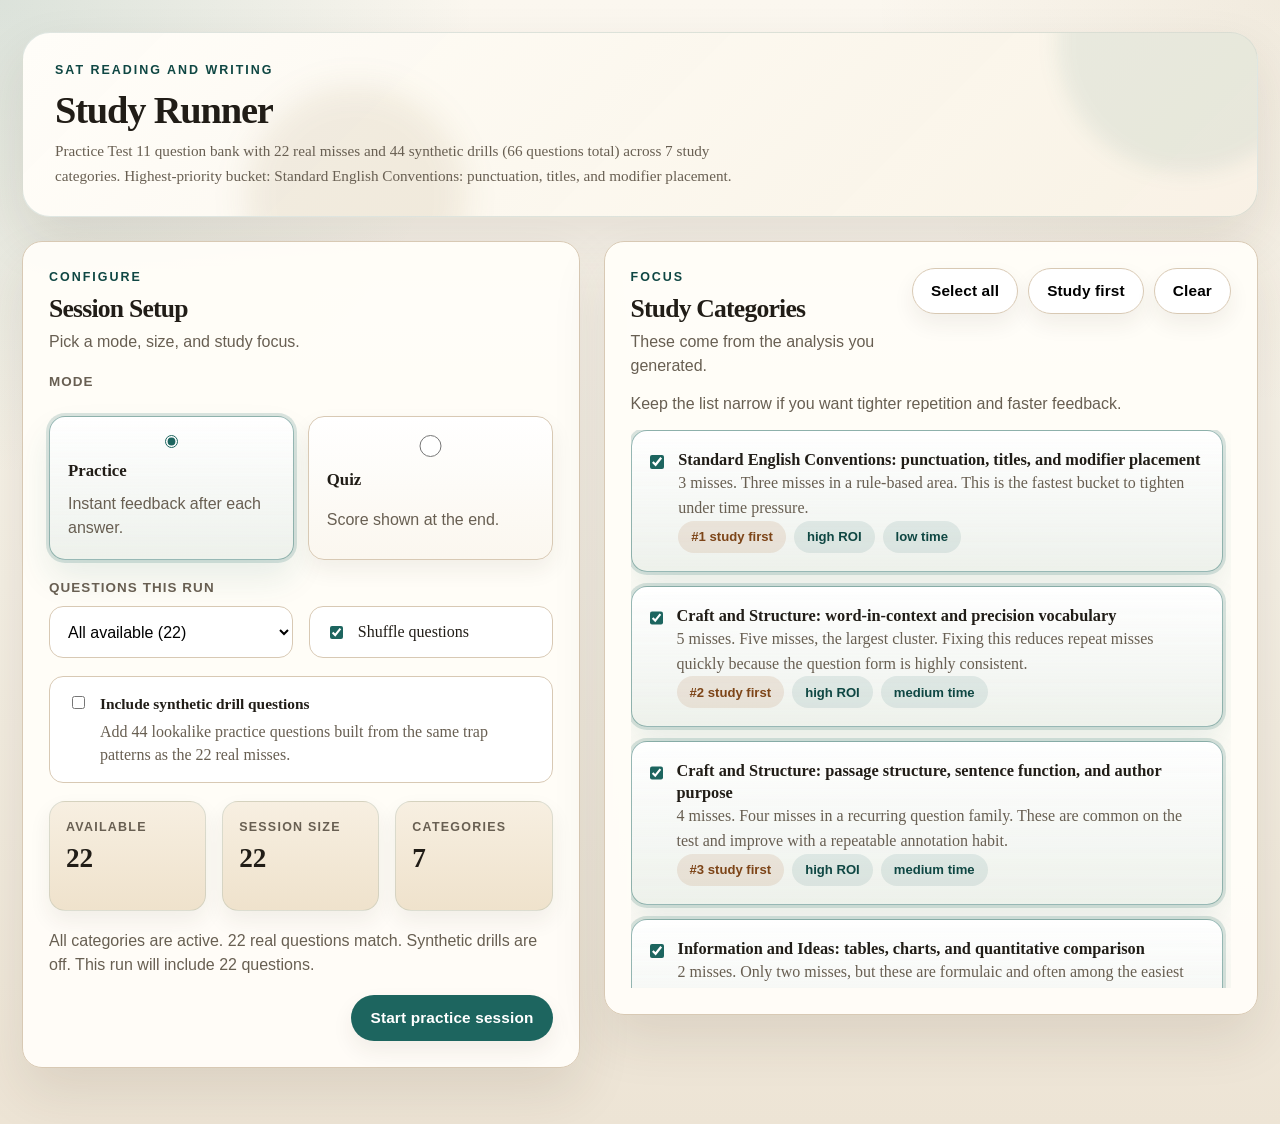
<file: index.html>
<!DOCTYPE html>
<html lang="en">
<head>
  <meta charset="UTF-8">
  <meta name="viewport" content="width=device-width, initial-scale=1.0">
  <title>SAT Study Runner</title>
  <link rel="stylesheet" href="./styles.css">
</head>
<body>
  <div class="page-shell">
    <header class="hero">
      <p class="eyebrow">SAT Reading and Writing</p>
      <h1>Study Runner</h1>
      <p id="bank-summary" class="hero-copy">Loading question bank...</p>
    </header>

    <main class="main-shell">
      <section id="loading-view" class="panel">
        <h2>Loading</h2>
        <p>Reading the local question bank.</p>
      </section>

      <section id="error-view" class="panel hidden" aria-live="polite">
        <h2>Could not load the question bank</h2>
        <p id="error-message"></p>
        <p class="muted">This app is meant to run from GitHub Pages or another local web server, not directly from a `file://` URL.</p>
      </section>

      <section id="setup-view" class="hidden" aria-live="polite">
        <div class="setup-grid">
          <section class="panel setup-panel">
            <div class="panel-head">
              <div>
                <p class="panel-kicker">Configure</p>
                <h2>Session Setup</h2>
                <p class="muted">Pick a mode, size, and study focus.</p>
              </div>
            </div>

            <div class="form-group">
              <span class="group-label">Mode</span>
              <div class="mode-grid">
                <label class="mode-card">
                  <input type="radio" name="session-mode" value="practice" checked>
                  <span class="mode-title">Practice</span>
                  <span class="mode-copy">Instant feedback after each answer.</span>
                </label>
                <label class="mode-card">
                  <input type="radio" name="session-mode" value="quiz">
                  <span class="mode-title">Quiz</span>
                  <span class="mode-copy">Score shown at the end.</span>
                </label>
              </div>
            </div>

            <div class="form-row">
              <label class="stacked-field">
                <span class="group-label">Questions this run</span>
                <select id="question-count"></select>
              </label>

              <label class="toggle-field">
                <input id="shuffle-toggle" type="checkbox" checked>
                <span>Shuffle questions</span>
              </label>
            </div>

            <label class="toggle-field toggle-field-detail">
              <input id="include-synthetic-toggle" type="checkbox">
              <span class="toggle-copy">
                <strong>Include synthetic drill questions</strong>
                <span>Add 44 lookalike practice questions built from the same trap patterns as the 22 real misses.</span>
              </span>
            </label>

            <div class="summary-strip">
              <div class="summary-chip">
                <span class="chip-label">Available</span>
                <strong id="available-count">0</strong>
              </div>
              <div class="summary-chip">
                <span class="chip-label">Session size</span>
                <strong id="session-size">0</strong>
              </div>
              <div class="summary-chip">
                <span class="chip-label">Categories</span>
                <strong id="selected-categories-count">0</strong>
              </div>
            </div>

            <p id="selection-hint" class="summary-caption muted"></p>

            <div class="actions-row">
              <button id="start-session" class="button button-primary" type="button">Start session</button>
            </div>
          </section>

          <section class="panel panel-sticky">
            <div class="panel-head">
              <div>
                <p class="panel-kicker">Focus</p>
                <h2>Study Categories</h2>
                <p class="muted">These come from the analysis you generated.</p>
              </div>
              <div class="inline-actions">
                <button id="select-all-categories" class="button button-subtle" type="button">Select all</button>
                <button id="select-study-first" class="button button-subtle" type="button">Study first</button>
                <button id="clear-categories" class="button button-subtle" type="button">Clear</button>
              </div>
            </div>

            <p class="section-note muted">Keep the list narrow if you want tighter repetition and faster feedback.</p>
            <div id="category-list" class="category-list"></div>
          </section>
        </div>
      </section>

      <section id="quiz-view" class="hidden" aria-live="polite">
        <div class="panel question-panel">
          <div class="question-topbar">
            <div>
              <p id="progress-label" class="eyebrow"></p>
              <h2 id="question-title">Question</h2>
            </div>
            <div class="scorebox">
              <div class="badge-stack">
                <span id="mode-badge" class="badge"></span>
                <span id="origin-badge" class="badge badge-origin"></span>
              </div>
              <span id="score-label" class="score-label"></span>
            </div>
          </div>

          <div class="progress-bar" aria-hidden="true">
            <div id="progress-fill" class="progress-fill"></div>
          </div>

          <div class="question-body">
            <div id="question-meta" class="meta-row"></div>
            <div class="question-split">
              <pre id="question-text" class="question-text"></pre>
              <div class="question-right">
                <div id="choices" class="choices"></div>
                <div id="feedback-card" class="feedback-card hidden"></div>
              </div>
            </div>
          </div>

          <div class="actions-row question-actions">
            <button id="quit-session" class="button button-subtle" type="button">Back to setup</button>
            <div class="actions-right">
              <button id="prev-question" class="button button-subtle hidden" type="button">Previous</button>
              <button id="primary-action" class="button button-primary" type="button">Check answer</button>
            </div>
          </div>
        </div>
      </section>

      <section id="results-view" class="hidden" aria-live="polite">
        <div class="results-grid">
          <section class="panel">
            <div class="panel-head">
              <div>
                <p class="panel-kicker">Results</p>
                <h2>Session Results</h2>
                <p id="results-summary" class="muted"></p>
              </div>
            </div>

            <div id="results-cards" class="results-cards"></div>
            <div id="category-breakdown" class="breakdown-list"></div>

            <div class="actions-row">
              <button id="retry-missed" class="button button-primary" type="button">Retry missed</button>
              <button id="retry-same-set" class="button button-subtle" type="button">Retry same set</button>
              <button id="return-to-setup" class="button button-subtle" type="button">New setup</button>
            </div>
          </section>

          <section class="panel">
            <div class="panel-head">
              <div>
                <p class="panel-kicker">Review</p>
                <h2>Review</h2>
                <p class="muted">Missed questions from this run.</p>
              </div>
            </div>

            <div id="review-list" class="review-list"></div>
          </section>
        </div>
      </section>
    </main>
  </div>

  <noscript>
    <div class="noscript-banner">JavaScript is required for this app.</div>
  </noscript>

  <script src="./app.js" defer></script>
</body>
</html>
</file>
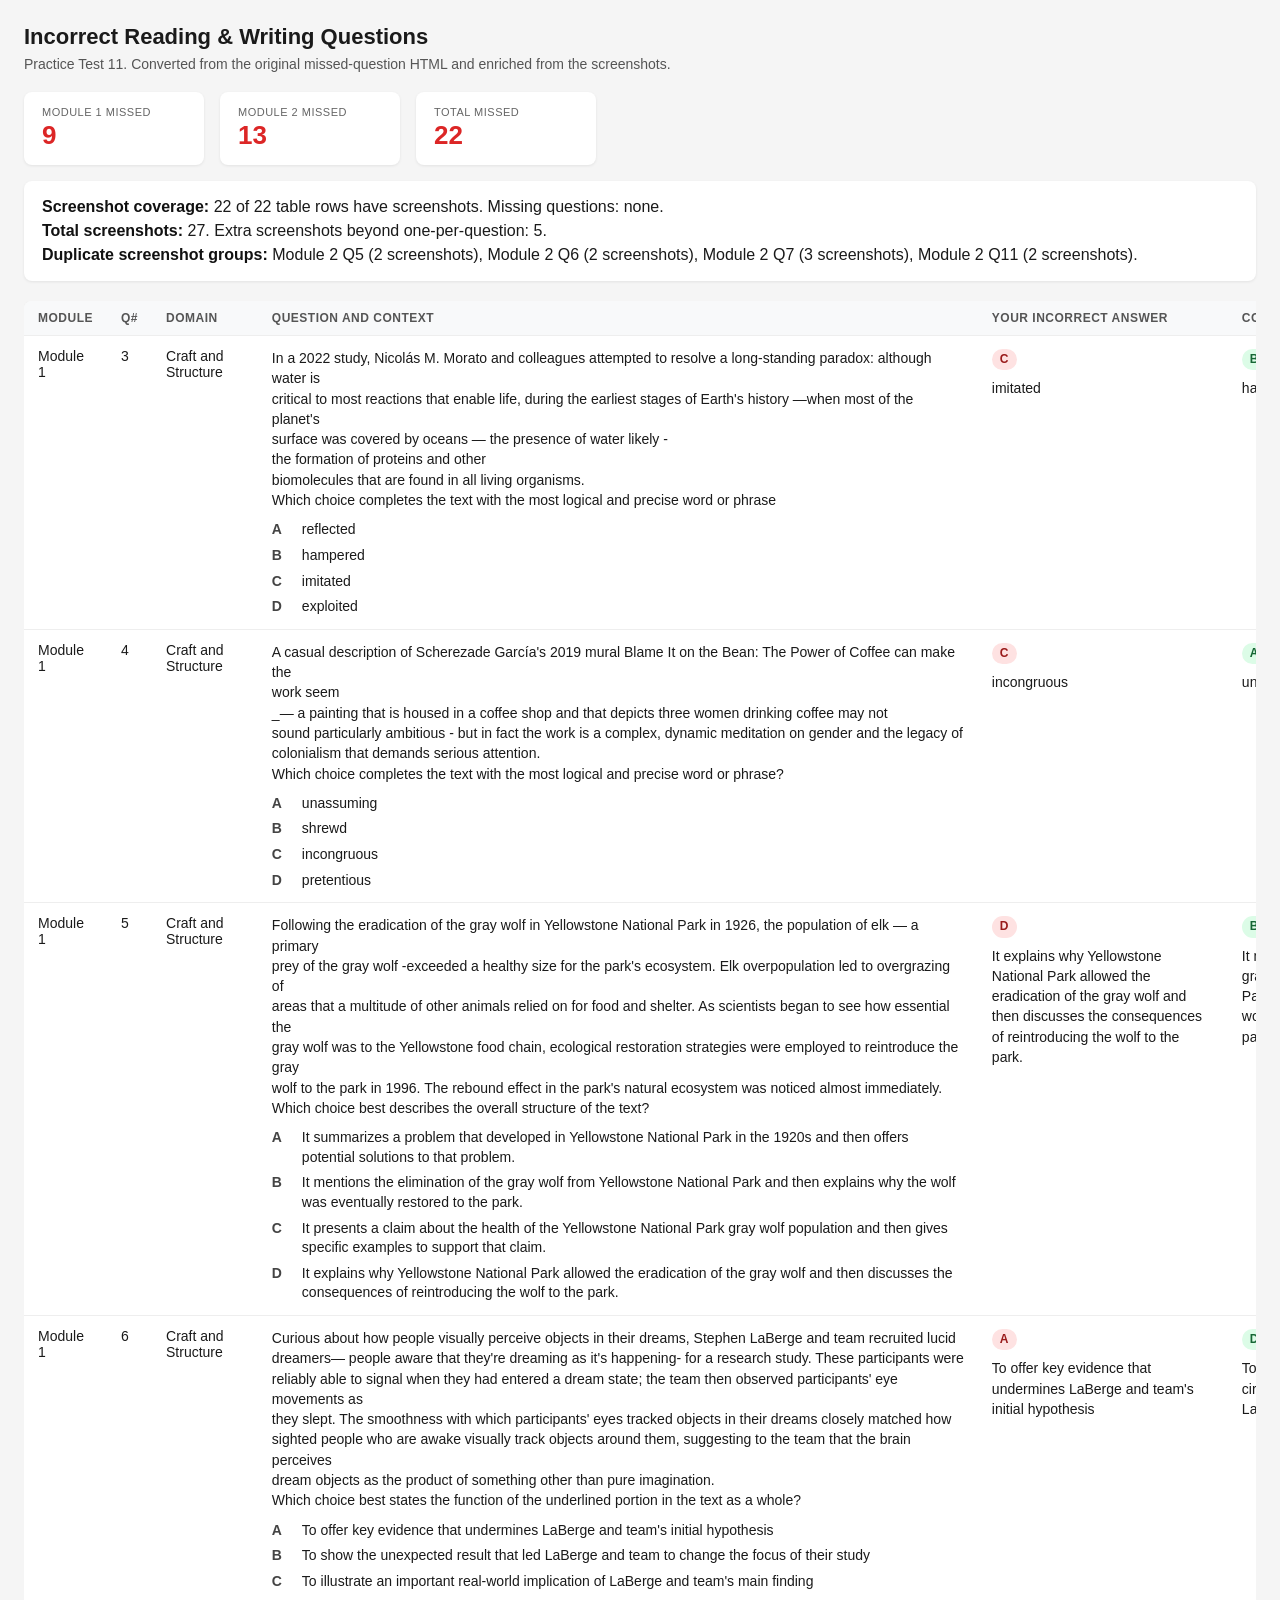
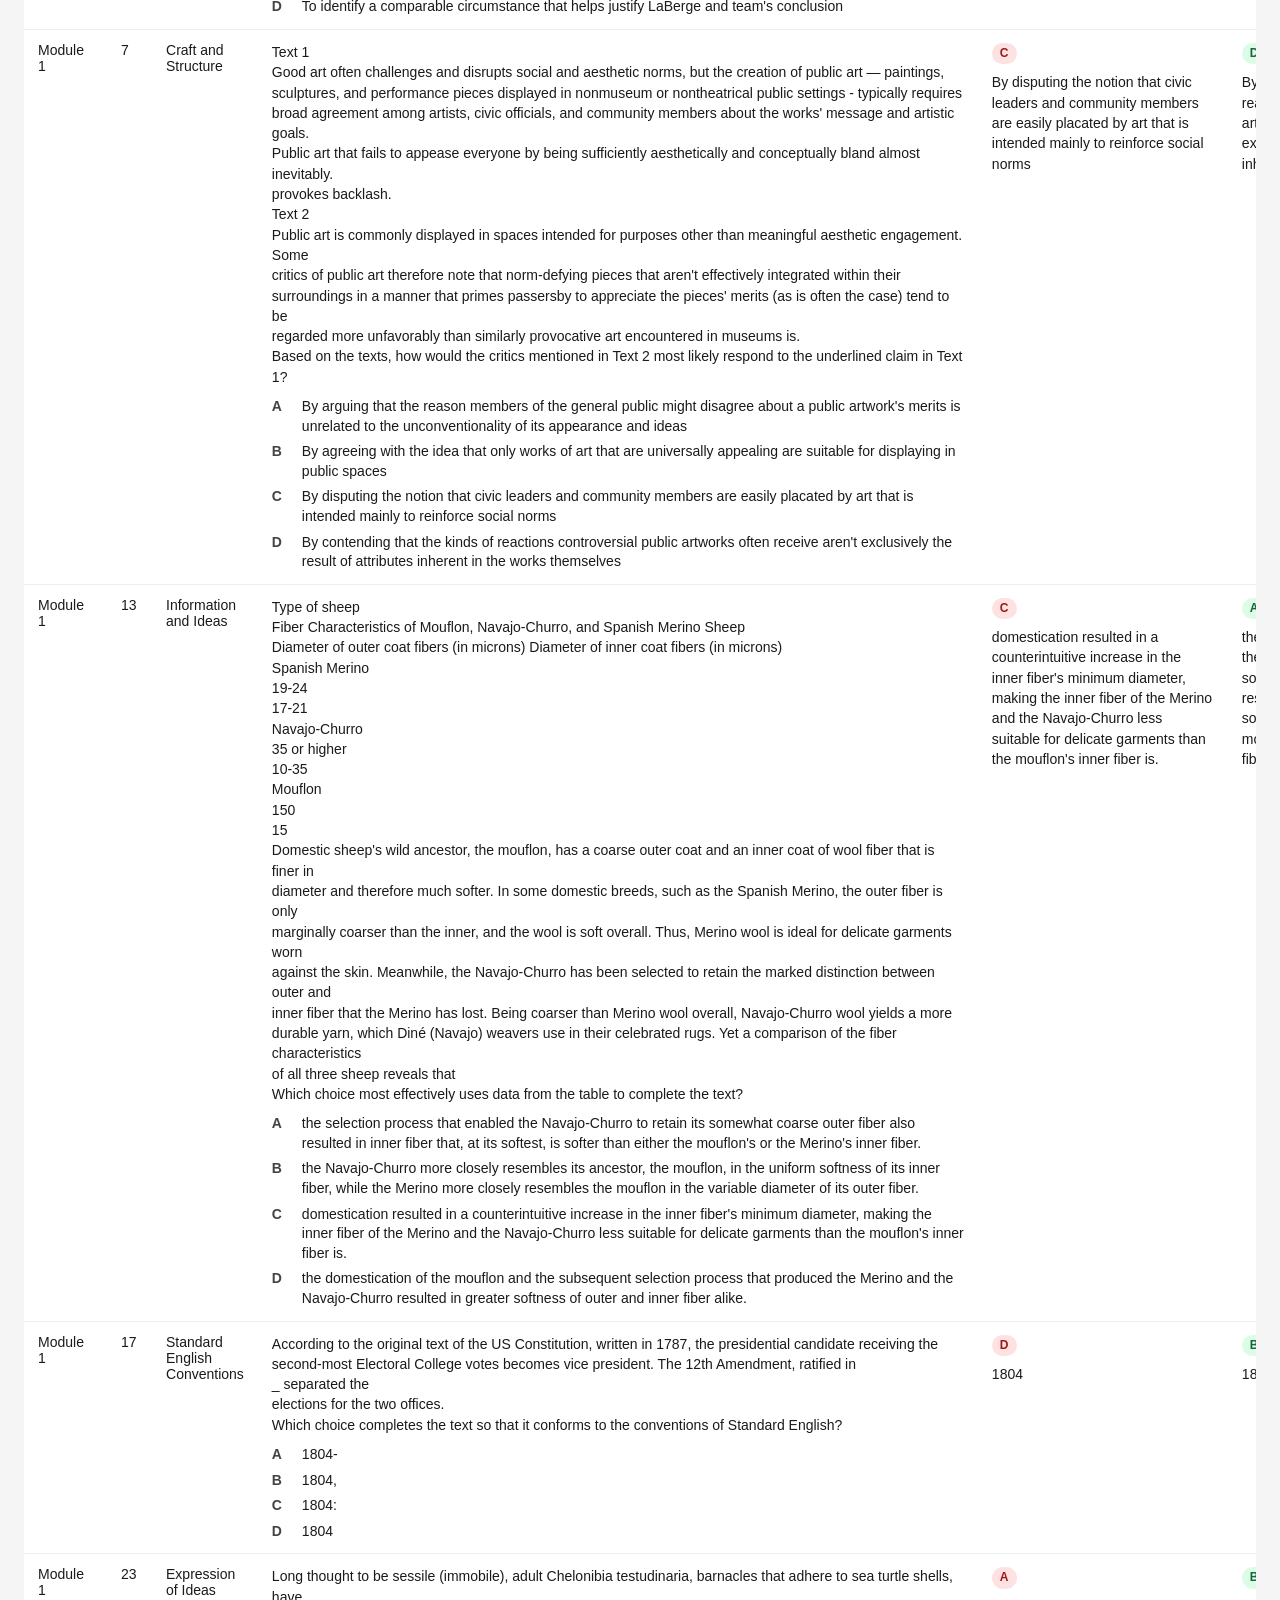
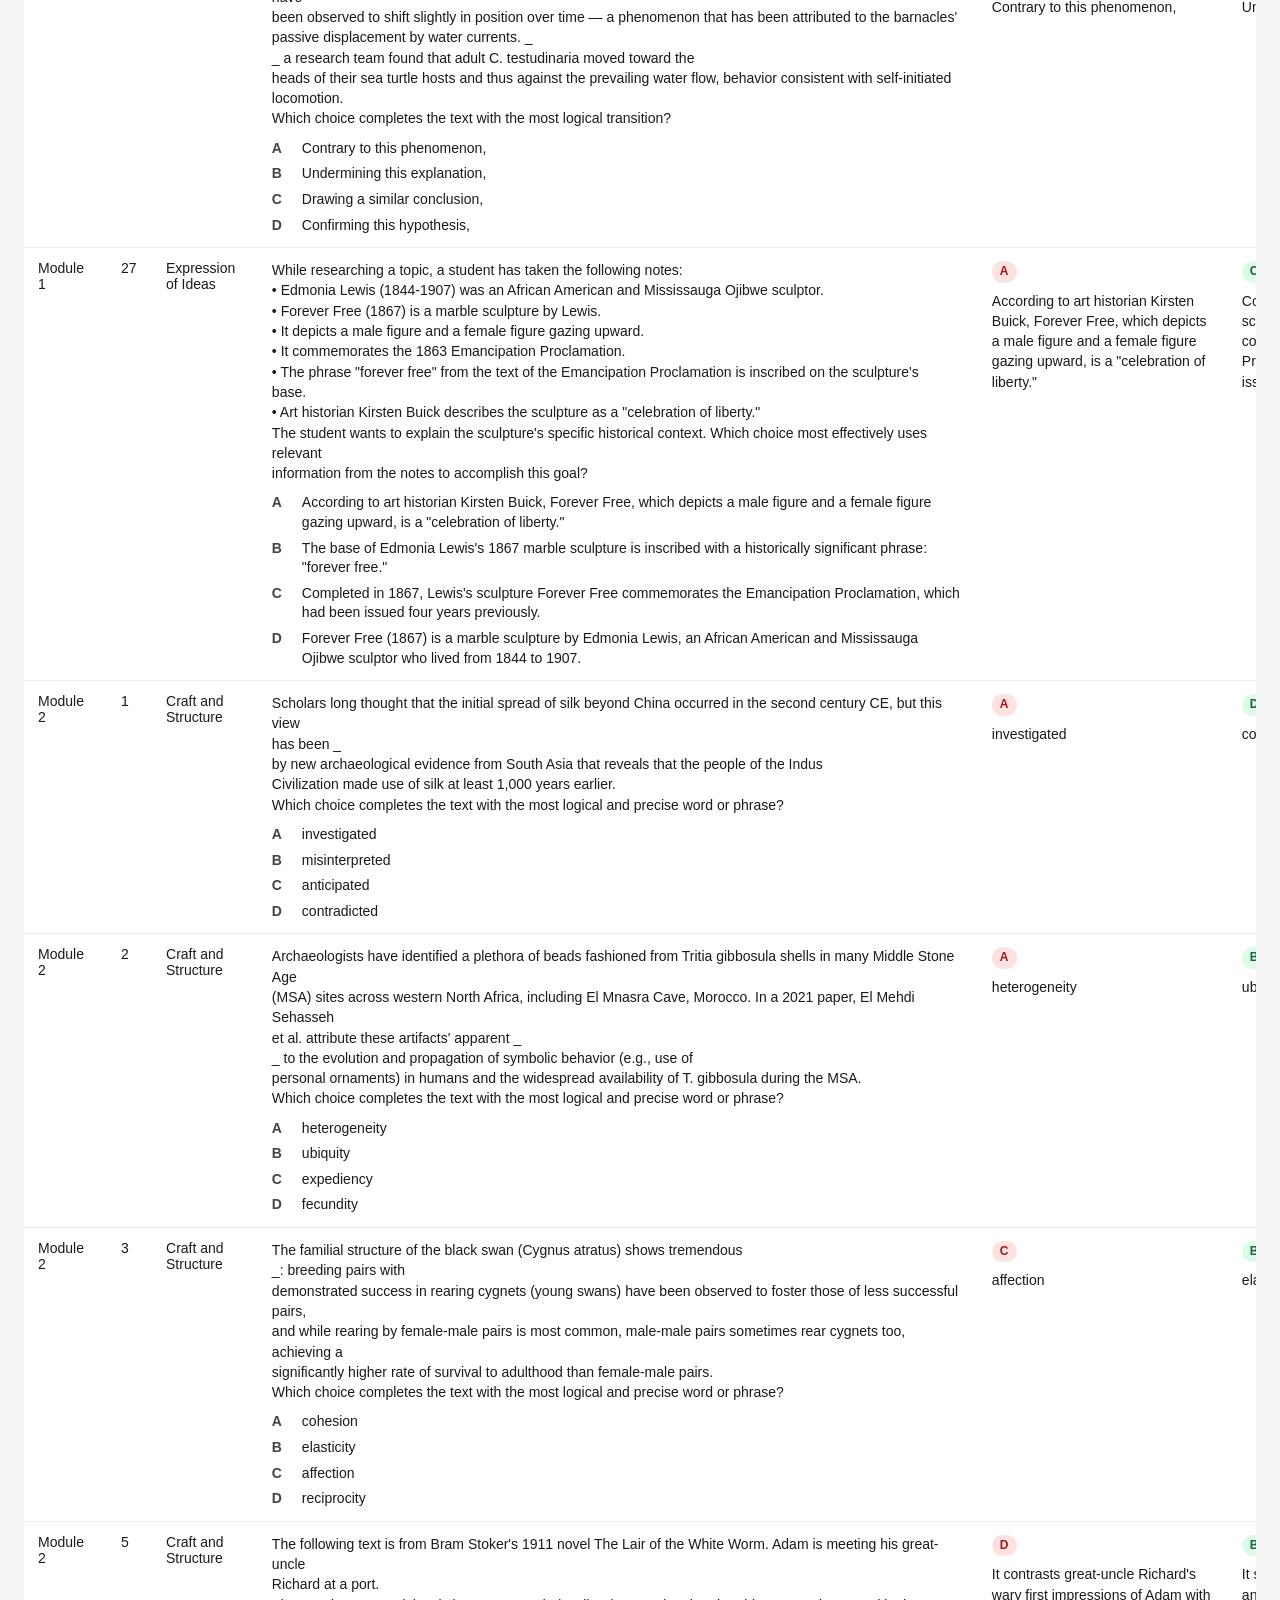
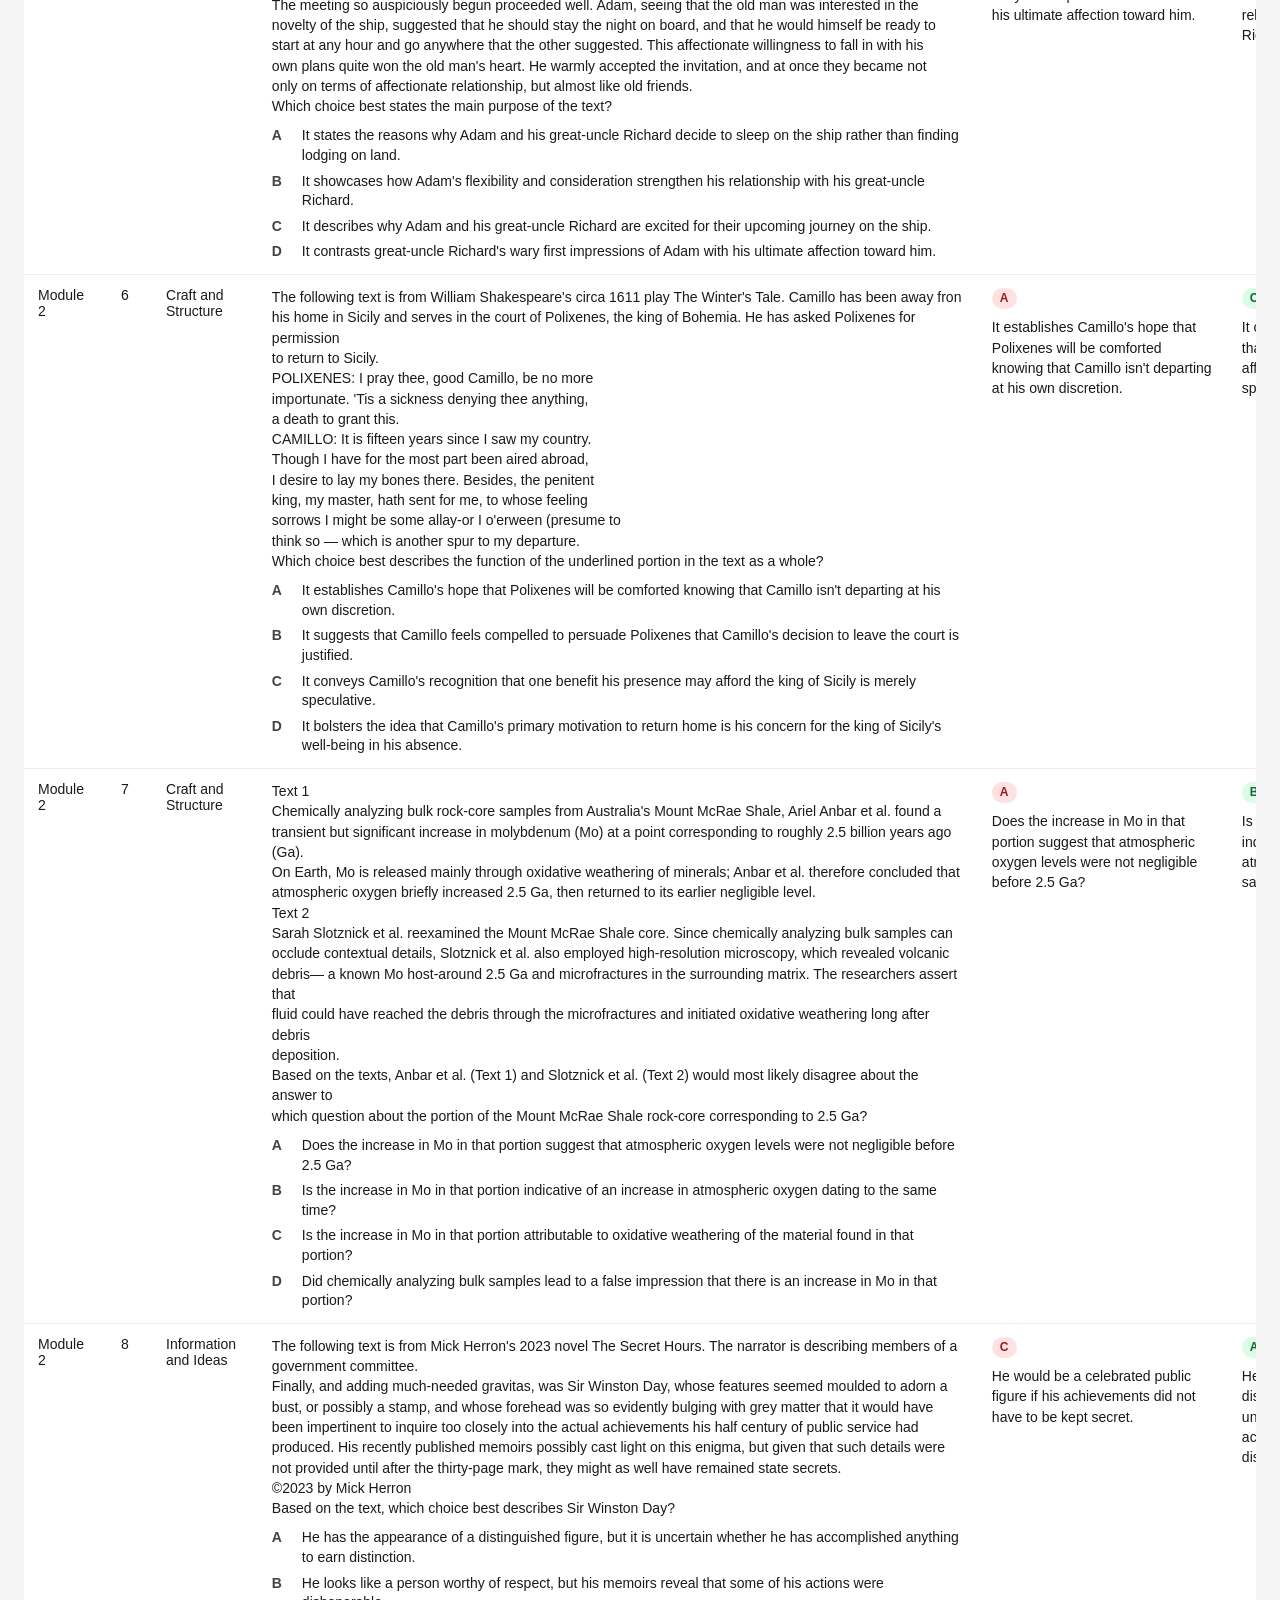
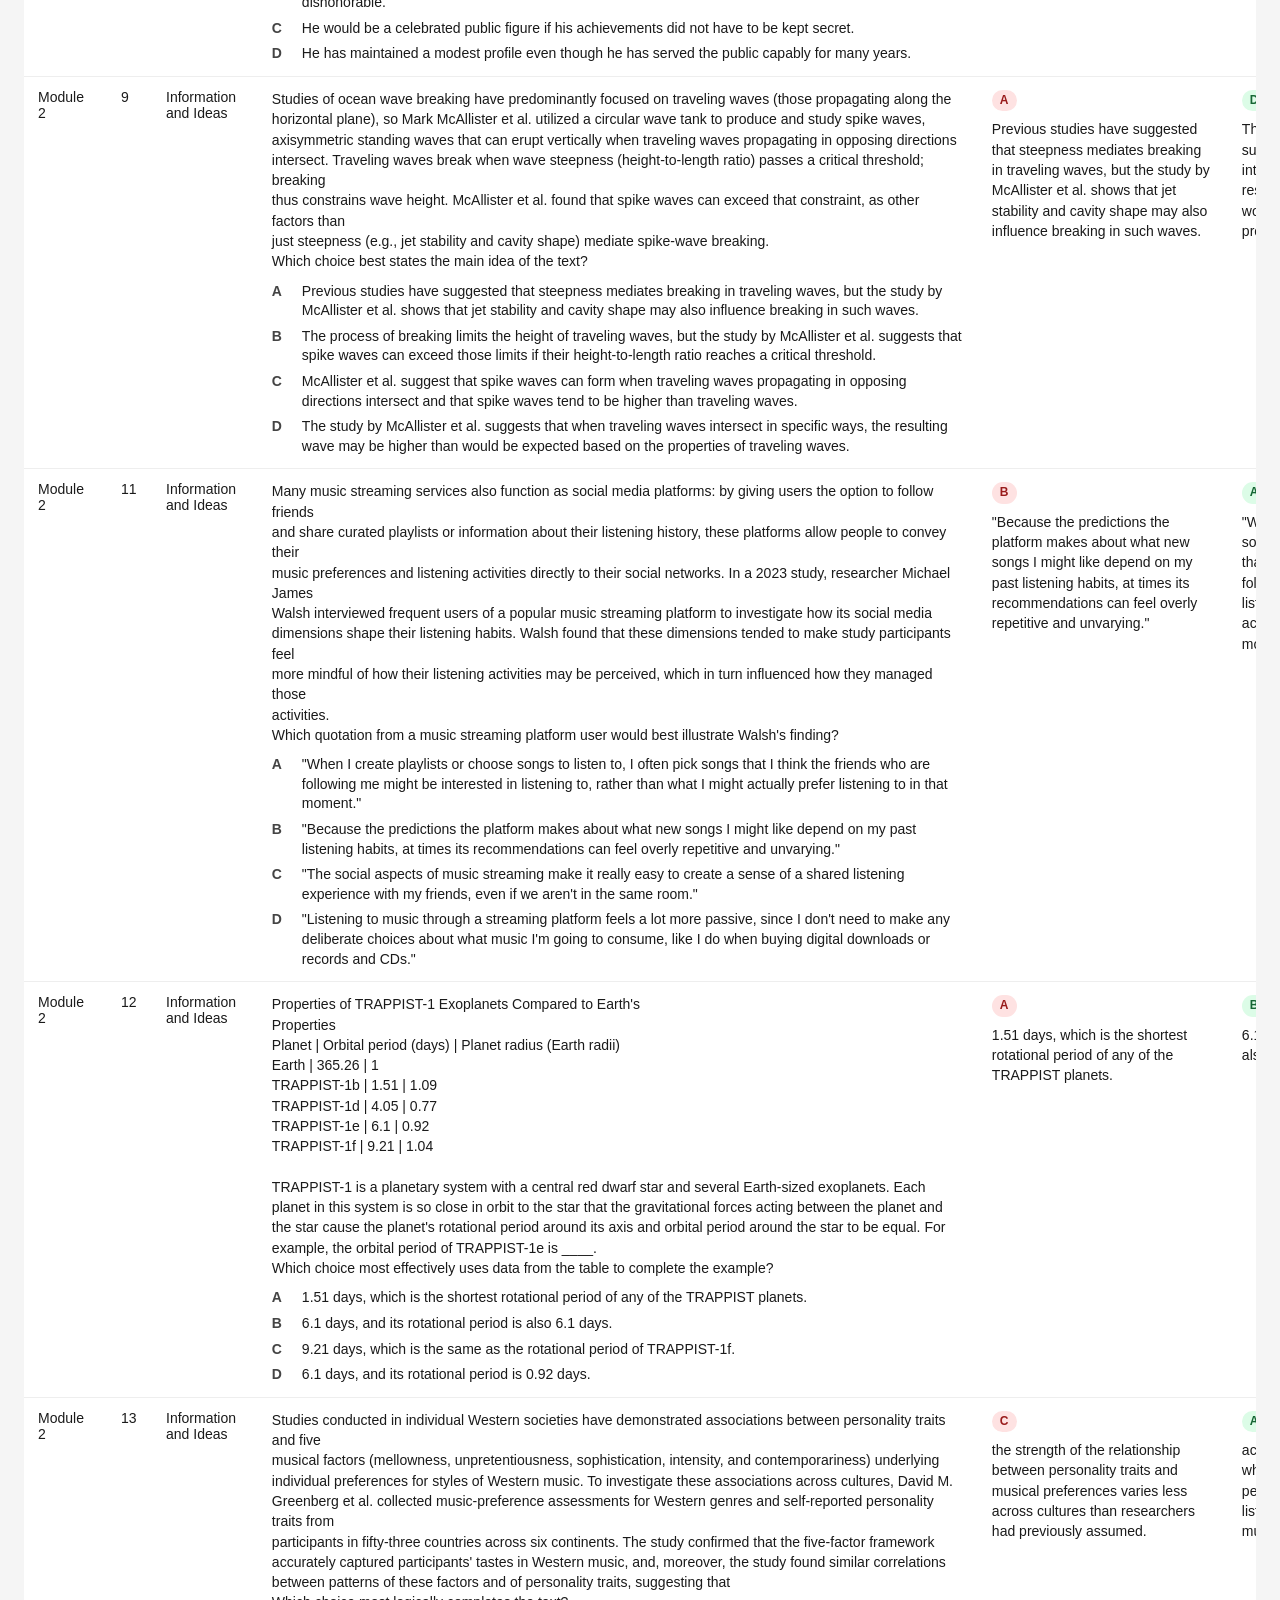
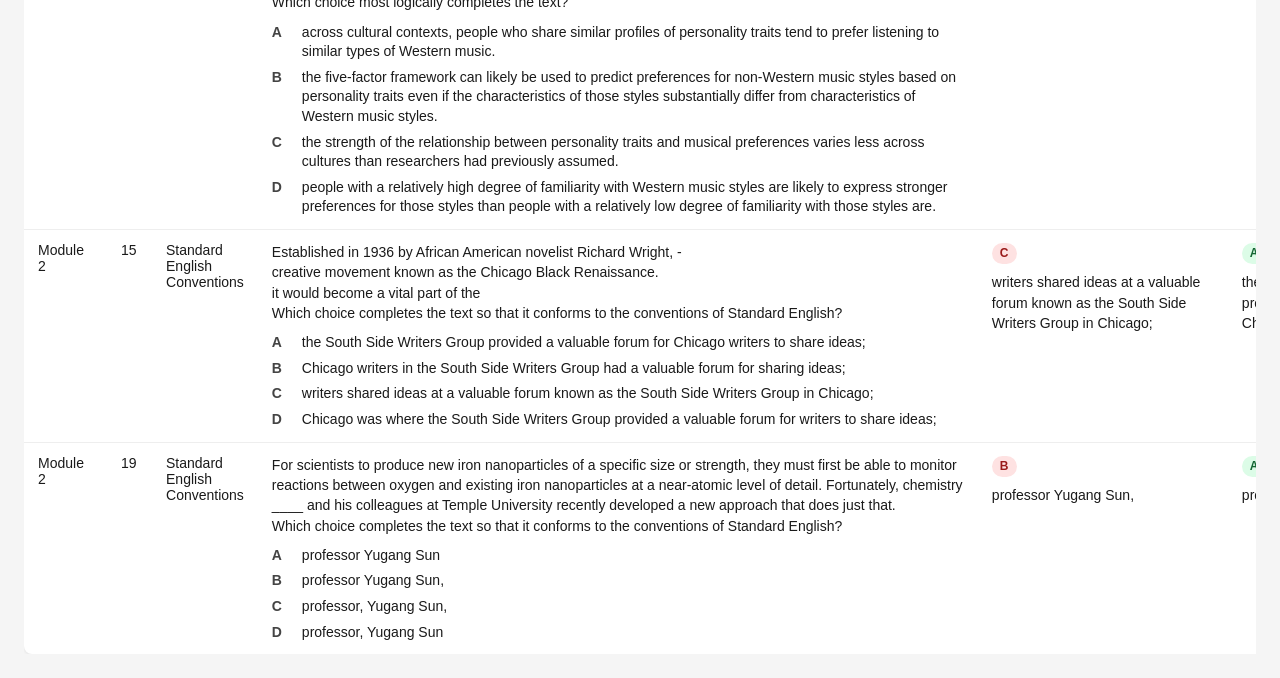
<file: sat-results.html>
<!DOCTYPE html>
<html lang="en">
<head>
<meta charset="UTF-8">
<meta name="viewport" content="width=device-width, initial-scale=1.0">
<title>SAT Results — Practice Test 11 Reading &amp; Writing</title>
<style>
  * { box-sizing: border-box; margin: 0; padding: 0; }
  body { font-family: -apple-system, BlinkMacSystemFont, 'Segoe UI', sans-serif; background: #f5f5f5; color: #1a1a1a; padding: 24px; }
  h1 { font-size: 22px; margin-bottom: 6px; }
  .subtitle { color: #555; font-size: 14px; margin-bottom: 20px; }
  .summary { display: flex; gap: 16px; flex-wrap: wrap; margin-bottom: 16px; }
  .card { background: #fff; border-radius: 8px; padding: 14px 18px; box-shadow: 0 1px 3px rgba(0,0,0,.08); min-width: 180px; }
  .card .label { font-size: 11px; color: #666; text-transform: uppercase; letter-spacing: .5px; }
  .card .value { font-size: 26px; font-weight: 700; margin-top: 2px; color: #dc2626; }
  .coverage { background: #fff; border-radius: 8px; padding: 14px 18px; box-shadow: 0 1px 3px rgba(0,0,0,.08); margin-bottom: 20px; line-height: 1.5; }
  .coverage strong { color: #111; }
  .table-wrap { overflow-x: auto; }
  table { width: 100%; min-width: 1500px; border-collapse: collapse; background: #fff; border-radius: 8px; overflow: hidden; box-shadow: 0 1px 3px rgba(0,0,0,.08); }
  th { background: #f8f9fa; text-align: left; padding: 10px 14px; font-size: 12px; text-transform: uppercase; letter-spacing: .5px; color: #555; vertical-align: top; }
  td { padding: 12px 14px; border-top: 1px solid #eee; font-size: 14px; vertical-align: top; }
  tr:hover td { background: #fff8f8; }
  .question-cell { min-width: 720px; }
  .question-text { white-space: pre-wrap; line-height: 1.45; margin-bottom: 10px; }
  .choices-block { display: grid; gap: 6px; }
  .choice-line { display: grid; grid-template-columns: 22px 1fr; gap: 8px; line-height: 1.4; }
  .choice-letter { font-weight: 700; color: #444; }
  .answer-cell { min-width: 250px; line-height: 1.45; }
  .answer-badge { display: inline-block; margin-bottom: 8px; padding: 2px 8px; border-radius: 999px; font-size: 12px; font-weight: 700; }
  .answer-badge.wrong { background: #fee2e2; color: #991b1b; }
  .answer-badge.correct { background: #dcfce7; color: #166534; }
  .files-cell { min-width: 220px; }
  .file-badge { display: inline-block; margin: 0 6px 6px 0; padding: 4px 8px; background: #eef2ff; color: #3730a3; border-radius: 999px; font-size: 12px; }
</style>
</head>
<body>
<h1>Incorrect Reading &amp; Writing Questions</h1>
<p class="subtitle">Practice Test 11. Converted from the original missed-question HTML and enriched from the screenshots.</p>
<div class="summary">
  <div class="card"><div class="label">Module 1 Missed</div><div class="value">9</div></div>
  <div class="card"><div class="label">Module 2 Missed</div><div class="value">13</div></div>
  <div class="card"><div class="label">Total Missed</div><div class="value">22</div></div>
</div>
<div class="coverage">
  <div><strong>Screenshot coverage:</strong> 22 of 22 table rows have screenshots. Missing questions: none.</div>
  <div><strong>Total screenshots:</strong> 27. Extra screenshots beyond one-per-question: 5.</div>
  <div><strong>Duplicate screenshot groups:</strong> Module 2 Q5 (2 screenshots), Module 2 Q6 (2 screenshots), Module 2 Q7 (3 screenshots), Module 2 Q11 (2 screenshots).</div>
</div>
<div class="table-wrap">
<table>
  <thead>
    <tr>
      <th>Module</th>
      <th>Q#</th>
      <th>Domain</th>
      <th>Question and Context</th>
      <th>Your Incorrect Answer</th>
      <th>Correct Answer</th>
      <th>Source Screenshots</th>
    </tr>
  </thead>
  <tbody>
    <tr>
      <td>Module 1</td>
      <td>3</td>
      <td>Craft and Structure</td>
      <td class="question-cell">
        <div class="question-text">In a 2022 study, Nicolás M. Morato and colleagues attempted to resolve a long-standing paradox: although water is<br>critical to most reactions that enable life, during the earliest stages of Earth&#39;s history —when most of the planet&#39;s<br>surface was covered by oceans — the presence of water likely -<br>the formation of proteins and other<br>biomolecules that are found in all living organisms.<br>Which choice completes the text with the most logical and precise word or phrase</div>
        <div class="choices-block"><div class="choice-line"><span class="choice-letter">A</span><span>reflected</span></div><div class="choice-line"><span class="choice-letter">B</span><span>hampered</span></div><div class="choice-line"><span class="choice-letter">C</span><span>imitated</span></div><div class="choice-line"><span class="choice-letter">D</span><span>exploited</span></div></div>
      </td>
      <td class="answer-cell">
        <span class="answer-badge wrong">C</span>
        <div>imitated</div>
      </td>
      <td class="answer-cell">
        <span class="answer-badge correct">B</span>
        <div>hampered</div>
      </td>
      <td class="files-cell"><span class="file-badge">Screenshot 2026-03-13 at 17.21.32.png</span></td>
    </tr>
    <tr>
      <td>Module 1</td>
      <td>4</td>
      <td>Craft and Structure</td>
      <td class="question-cell">
        <div class="question-text">A casual description of Scherezade García&#39;s 2019 mural Blame It on the Bean: The Power of Coffee can make the<br>work seem<br>_— a painting that is housed in a coffee shop and that depicts three women drinking coffee may not<br>sound particularly ambitious - but in fact the work is a complex, dynamic meditation on gender and the legacy of<br>colonialism that demands serious attention.<br>Which choice completes the text with the most logical and precise word or phrase?</div>
        <div class="choices-block"><div class="choice-line"><span class="choice-letter">A</span><span>unassuming</span></div><div class="choice-line"><span class="choice-letter">B</span><span>shrewd</span></div><div class="choice-line"><span class="choice-letter">C</span><span>incongruous</span></div><div class="choice-line"><span class="choice-letter">D</span><span>pretentious</span></div></div>
      </td>
      <td class="answer-cell">
        <span class="answer-badge wrong">C</span>
        <div>incongruous</div>
      </td>
      <td class="answer-cell">
        <span class="answer-badge correct">A</span>
        <div>unassuming</div>
      </td>
      <td class="files-cell"><span class="file-badge">Screenshot 2026-03-13 at 17.21.38.png</span></td>
    </tr>
    <tr>
      <td>Module 1</td>
      <td>5</td>
      <td>Craft and Structure</td>
      <td class="question-cell">
        <div class="question-text">Following the eradication of the gray wolf in Yellowstone National Park in 1926, the population of elk — a primary<br>prey of the gray wolf -exceeded a healthy size for the park&#39;s ecosystem. Elk overpopulation led to overgrazing of<br>areas that a multitude of other animals relied on for food and shelter. As scientists began to see how essential the<br>gray wolf was to the Yellowstone food chain, ecological restoration strategies were employed to reintroduce the gray<br>wolf to the park in 1996. The rebound effect in the park&#39;s natural ecosystem was noticed almost immediately.<br>Which choice best describes the overall structure of the text?</div>
        <div class="choices-block"><div class="choice-line"><span class="choice-letter">A</span><span>It summarizes a problem that developed in Yellowstone National Park in the 1920s and then offers potential solutions to that problem.</span></div><div class="choice-line"><span class="choice-letter">B</span><span>It mentions the elimination of the gray wolf from Yellowstone National Park and then explains why the wolf was eventually restored to the park.</span></div><div class="choice-line"><span class="choice-letter">C</span><span>It presents a claim about the health of the Yellowstone National Park gray wolf population and then gives specific examples to support that claim.</span></div><div class="choice-line"><span class="choice-letter">D</span><span>It explains why Yellowstone National Park allowed the eradication of the gray wolf and then discusses the consequences of reintroducing the wolf to the park.</span></div></div>
      </td>
      <td class="answer-cell">
        <span class="answer-badge wrong">D</span>
        <div>It explains why Yellowstone National Park allowed the eradication of the gray wolf and then discusses the consequences of reintroducing the wolf to the park.</div>
      </td>
      <td class="answer-cell">
        <span class="answer-badge correct">B</span>
        <div>It mentions the elimination of the gray wolf from Yellowstone National Park and then explains why the wolf was eventually restored to the park.</div>
      </td>
      <td class="files-cell"><span class="file-badge">Screenshot 2026-03-13 at 17.21.44.png</span></td>
    </tr>
    <tr>
      <td>Module 1</td>
      <td>6</td>
      <td>Craft and Structure</td>
      <td class="question-cell">
        <div class="question-text">Curious about how people visually perceive objects in their dreams, Stephen LaBerge and team recruited lucid<br>dreamers— people aware that they&#39;re dreaming as it&#39;s happening- for a research study. These participants were<br>reliably able to signal when they had entered a dream state; the team then observed participants&#39; eye movements as<br>they slept. The smoothness with which participants&#39; eyes tracked objects in their dreams closely matched how<br>sighted people who are awake visually track objects around them, suggesting to the team that the brain perceives<br>dream objects as the product of something other than pure imagination.<br>Which choice best states the function of the underlined portion in the text as a whole?</div>
        <div class="choices-block"><div class="choice-line"><span class="choice-letter">A</span><span>To offer key evidence that undermines LaBerge and team&#39;s initial hypothesis</span></div><div class="choice-line"><span class="choice-letter">B</span><span>To show the unexpected result that led LaBerge and team to change the focus of their study</span></div><div class="choice-line"><span class="choice-letter">C</span><span>To illustrate an important real-world implication of LaBerge and team&#39;s main finding</span></div><div class="choice-line"><span class="choice-letter">D</span><span>To identify a comparable circumstance that helps justify LaBerge and team&#39;s conclusion</span></div></div>
      </td>
      <td class="answer-cell">
        <span class="answer-badge wrong">A</span>
        <div>To offer key evidence that undermines LaBerge and team&#39;s initial hypothesis</div>
      </td>
      <td class="answer-cell">
        <span class="answer-badge correct">D</span>
        <div>To identify a comparable circumstance that helps justify LaBerge and team&#39;s conclusion</div>
      </td>
      <td class="files-cell"><span class="file-badge">Screenshot 2026-03-13 at 17.21.54.png</span></td>
    </tr>
    <tr>
      <td>Module 1</td>
      <td>7</td>
      <td>Craft and Structure</td>
      <td class="question-cell">
        <div class="question-text">Text 1<br>Good art often challenges and disrupts social and aesthetic norms, but the creation of public art — paintings,<br>sculptures, and performance pieces displayed in nonmuseum or nontheatrical public settings - typically requires<br>broad agreement among artists, civic officials, and community members about the works&#39; message and artistic goals.<br>Public art that fails to appease everyone by being sufficiently aesthetically and conceptually bland almost inevitably.<br>provokes backlash.<br>Text 2<br>Public art is commonly displayed in spaces intended for purposes other than meaningful aesthetic engagement. Some<br>critics of public art therefore note that norm-defying pieces that aren&#39;t effectively integrated within their<br>surroundings in a manner that primes passersby to appreciate the pieces&#39; merits (as is often the case) tend to be<br>regarded more unfavorably than similarly provocative art encountered in museums is.<br>Based on the texts, how would the critics mentioned in Text 2 most likely respond to the underlined claim in Text 1?</div>
        <div class="choices-block"><div class="choice-line"><span class="choice-letter">A</span><span>By arguing that the reason members of the general public might disagree about a public artwork&#39;s merits is unrelated to the unconventionality of its appearance and ideas</span></div><div class="choice-line"><span class="choice-letter">B</span><span>By agreeing with the idea that only works of art that are universally appealing are suitable for displaying in public spaces</span></div><div class="choice-line"><span class="choice-letter">C</span><span>By disputing the notion that civic leaders and community members are easily placated by art that is intended mainly to reinforce social norms</span></div><div class="choice-line"><span class="choice-letter">D</span><span>By contending that the kinds of reactions controversial public artworks often receive aren&#39;t exclusively the result of attributes inherent in the works themselves</span></div></div>
      </td>
      <td class="answer-cell">
        <span class="answer-badge wrong">C</span>
        <div>By disputing the notion that civic leaders and community members are easily placated by art that is intended mainly to reinforce social norms</div>
      </td>
      <td class="answer-cell">
        <span class="answer-badge correct">D</span>
        <div>By contending that the kinds of reactions controversial public artworks often receive aren&#39;t exclusively the result of attributes inherent in the works themselves</div>
      </td>
      <td class="files-cell"><span class="file-badge">Screenshot 2026-03-13 at 17.21.59.png</span></td>
    </tr>
    <tr>
      <td>Module 1</td>
      <td>13</td>
      <td>Information and Ideas</td>
      <td class="question-cell">
        <div class="question-text">Type of sheep<br>Fiber Characteristics of Mouflon, Navajo-Churro, and Spanish Merino Sheep<br>Diameter of outer coat fibers (in microns) Diameter of inner coat fibers (in microns)<br>Spanish Merino<br>19-24<br>17-21<br>Navajo-Churro<br>35 or higher<br>10-35<br>Mouflon<br>150<br>15<br>Domestic sheep&#39;s wild ancestor, the mouflon, has a coarse outer coat and an inner coat of wool fiber that is finer in<br>diameter and therefore much softer. In some domestic breeds, such as the Spanish Merino, the outer fiber is only<br>marginally coarser than the inner, and the wool is soft overall. Thus, Merino wool is ideal for delicate garments worn<br>against the skin. Meanwhile, the Navajo-Churro has been selected to retain the marked distinction between outer and<br>inner fiber that the Merino has lost. Being coarser than Merino wool overall, Navajo-Churro wool yields a more<br>durable yarn, which Diné (Navajo) weavers use in their celebrated rugs. Yet a comparison of the fiber characteristics<br>of all three sheep reveals that<br>Which choice most effectively uses data from the table to complete the text?</div>
        <div class="choices-block"><div class="choice-line"><span class="choice-letter">A</span><span>the selection process that enabled the Navajo-Churro to retain its somewhat coarse outer fiber also resulted in inner fiber that, at its softest, is softer than either the mouflon&#39;s or the Merino&#39;s inner fiber.</span></div><div class="choice-line"><span class="choice-letter">B</span><span>the Navajo-Churro more closely resembles its ancestor, the mouflon, in the uniform softness of its inner fiber, while the Merino more closely resembles the mouflon in the variable diameter of its outer fiber.</span></div><div class="choice-line"><span class="choice-letter">C</span><span>domestication resulted in a counterintuitive increase in the inner fiber&#39;s minimum diameter, making the inner fiber of the Merino and the Navajo-Churro less suitable for delicate garments than the mouflon&#39;s inner fiber is.</span></div><div class="choice-line"><span class="choice-letter">D</span><span>the domestication of the mouflon and the subsequent selection process that produced the Merino and the Navajo-Churro resulted in greater softness of outer and inner fiber alike.</span></div></div>
      </td>
      <td class="answer-cell">
        <span class="answer-badge wrong">C</span>
        <div>domestication resulted in a counterintuitive increase in the inner fiber&#39;s minimum diameter, making the inner fiber of the Merino and the Navajo-Churro less suitable for delicate garments than the mouflon&#39;s inner fiber is.</div>
      </td>
      <td class="answer-cell">
        <span class="answer-badge correct">A</span>
        <div>the selection process that enabled the Navajo-Churro to retain its somewhat coarse outer fiber also resulted in inner fiber that, at its softest, is softer than either the mouflon&#39;s or the Merino&#39;s inner fiber.</div>
      </td>
      <td class="files-cell"><span class="file-badge">Screenshot 2026-03-13 at 17.22.05.png</span></td>
    </tr>
    <tr>
      <td>Module 1</td>
      <td>17</td>
      <td>Standard English Conventions</td>
      <td class="question-cell">
        <div class="question-text">According to the original text of the US Constitution, written in 1787, the presidential candidate receiving the<br>second-most Electoral College votes becomes vice president. The 12th Amendment, ratified in<br>_ separated the<br>elections for the two offices.<br>Which choice completes the text so that it conforms to the conventions of Standard English?</div>
        <div class="choices-block"><div class="choice-line"><span class="choice-letter">A</span><span>1804-</span></div><div class="choice-line"><span class="choice-letter">B</span><span>1804,</span></div><div class="choice-line"><span class="choice-letter">C</span><span>1804:</span></div><div class="choice-line"><span class="choice-letter">D</span><span>1804</span></div></div>
      </td>
      <td class="answer-cell">
        <span class="answer-badge wrong">D</span>
        <div>1804</div>
      </td>
      <td class="answer-cell">
        <span class="answer-badge correct">B</span>
        <div>1804,</div>
      </td>
      <td class="files-cell"><span class="file-badge">Screenshot 2026-03-13 at 17.22.12.png</span></td>
    </tr>
    <tr>
      <td>Module 1</td>
      <td>23</td>
      <td>Expression of Ideas</td>
      <td class="question-cell">
        <div class="question-text">Long thought to be sessile (immobile), adult Chelonibia testudinaria, barnacles that adhere to sea turtle shells, have<br>been observed to shift slightly in position over time — a phenomenon that has been attributed to the barnacles&#39;<br>passive displacement by water currents. _<br>_ a research team found that adult C. testudinaria moved toward the<br>heads of their sea turtle hosts and thus against the prevailing water flow, behavior consistent with self-initiated<br>locomotion.<br>Which choice completes the text with the most logical transition?</div>
        <div class="choices-block"><div class="choice-line"><span class="choice-letter">A</span><span>Contrary to this phenomenon,</span></div><div class="choice-line"><span class="choice-letter">B</span><span>Undermining this explanation,</span></div><div class="choice-line"><span class="choice-letter">C</span><span>Drawing a similar conclusion,</span></div><div class="choice-line"><span class="choice-letter">D</span><span>Confirming this hypothesis,</span></div></div>
      </td>
      <td class="answer-cell">
        <span class="answer-badge wrong">A</span>
        <div>Contrary to this phenomenon,</div>
      </td>
      <td class="answer-cell">
        <span class="answer-badge correct">B</span>
        <div>Undermining this explanation,</div>
      </td>
      <td class="files-cell"><span class="file-badge">Screenshot 2026-03-13 at 17.22.20.png</span></td>
    </tr>
    <tr>
      <td>Module 1</td>
      <td>27</td>
      <td>Expression of Ideas</td>
      <td class="question-cell">
        <div class="question-text">While researching a topic, a student has taken the following notes:<br>• Edmonia Lewis (1844-1907) was an African American and Mississauga Ojibwe sculptor.<br>• Forever Free (1867) is a marble sculpture by Lewis.<br>• It depicts a male figure and a female figure gazing upward.<br>• It commemorates the 1863 Emancipation Proclamation.<br>• The phrase &quot;forever free&quot; from the text of the Emancipation Proclamation is inscribed on the sculpture&#39;s<br>base.<br>• Art historian Kirsten Buick describes the sculpture as a &quot;celebration of liberty.&quot;<br>The student wants to explain the sculpture&#39;s specific historical context. Which choice most effectively uses relevant<br>information from the notes to accomplish this goal?</div>
        <div class="choices-block"><div class="choice-line"><span class="choice-letter">A</span><span>According to art historian Kirsten Buick, Forever Free, which depicts a male figure and a female figure gazing upward, is a &quot;celebration of liberty.&quot;</span></div><div class="choice-line"><span class="choice-letter">B</span><span>The base of Edmonia Lewis&#39;s 1867 marble sculpture is inscribed with a historically significant phrase: &quot;forever free.&quot;</span></div><div class="choice-line"><span class="choice-letter">C</span><span>Completed in 1867, Lewis&#39;s sculpture Forever Free commemorates the Emancipation Proclamation, which had been issued four years previously.</span></div><div class="choice-line"><span class="choice-letter">D</span><span>Forever Free (1867) is a marble sculpture by Edmonia Lewis, an African American and Mississauga Ojibwe sculptor who lived from 1844 to 1907.</span></div></div>
      </td>
      <td class="answer-cell">
        <span class="answer-badge wrong">A</span>
        <div>According to art historian Kirsten Buick, Forever Free, which depicts a male figure and a female figure gazing upward, is a &quot;celebration of liberty.&quot;</div>
      </td>
      <td class="answer-cell">
        <span class="answer-badge correct">C</span>
        <div>Completed in 1867, Lewis&#39;s sculpture Forever Free commemorates the Emancipation Proclamation, which had been issued four years previously.</div>
      </td>
      <td class="files-cell"><span class="file-badge">Screenshot 2026-03-13 at 17.22.29.png</span></td>
    </tr>
    <tr>
      <td>Module 2</td>
      <td>1</td>
      <td>Craft and Structure</td>
      <td class="question-cell">
        <div class="question-text">Scholars long thought that the initial spread of silk beyond China occurred in the second century CE, but this view<br>has been _<br>by new archaeological evidence from South Asia that reveals that the people of the Indus<br>Civilization made use of silk at least 1,000 years earlier.<br>Which choice completes the text with the most logical and precise word or phrase?</div>
        <div class="choices-block"><div class="choice-line"><span class="choice-letter">A</span><span>investigated</span></div><div class="choice-line"><span class="choice-letter">B</span><span>misinterpreted</span></div><div class="choice-line"><span class="choice-letter">C</span><span>anticipated</span></div><div class="choice-line"><span class="choice-letter">D</span><span>contradicted</span></div></div>
      </td>
      <td class="answer-cell">
        <span class="answer-badge wrong">A</span>
        <div>investigated</div>
      </td>
      <td class="answer-cell">
        <span class="answer-badge correct">D</span>
        <div>contradicted</div>
      </td>
      <td class="files-cell"><span class="file-badge">Screenshot 2026-03-13 at 17.22.37.png</span></td>
    </tr>
    <tr>
      <td>Module 2</td>
      <td>2</td>
      <td>Craft and Structure</td>
      <td class="question-cell">
        <div class="question-text">Archaeologists have identified a plethora of beads fashioned from Tritia gibbosula shells in many Middle Stone Age<br>(MSA) sites across western North Africa, including El Mnasra Cave, Morocco. In a 2021 paper, El Mehdi Sehasseh<br>et al. attribute these artifacts&#39; apparent _<br>_ to the evolution and propagation of symbolic behavior (e.g., use of<br>personal ornaments) in humans and the widespread availability of T. gibbosula during the MSA.<br>Which choice completes the text with the most logical and precise word or phrase?</div>
        <div class="choices-block"><div class="choice-line"><span class="choice-letter">A</span><span>heterogeneity</span></div><div class="choice-line"><span class="choice-letter">B</span><span>ubiquity</span></div><div class="choice-line"><span class="choice-letter">C</span><span>expediency</span></div><div class="choice-line"><span class="choice-letter">D</span><span>fecundity</span></div></div>
      </td>
      <td class="answer-cell">
        <span class="answer-badge wrong">A</span>
        <div>heterogeneity</div>
      </td>
      <td class="answer-cell">
        <span class="answer-badge correct">B</span>
        <div>ubiquity</div>
      </td>
      <td class="files-cell"><span class="file-badge">Screenshot 2026-03-13 at 17.22.42.png</span></td>
    </tr>
    <tr>
      <td>Module 2</td>
      <td>3</td>
      <td>Craft and Structure</td>
      <td class="question-cell">
        <div class="question-text">The familial structure of the black swan (Cygnus atratus) shows tremendous<br>_: breeding pairs with<br>demonstrated success in rearing cygnets (young swans) have been observed to foster those of less successful pairs,<br>and while rearing by female-male pairs is most common, male-male pairs sometimes rear cygnets too, achieving a<br>significantly higher rate of survival to adulthood than female-male pairs.<br>Which choice completes the text with the most logical and precise word or phrase?</div>
        <div class="choices-block"><div class="choice-line"><span class="choice-letter">A</span><span>cohesion</span></div><div class="choice-line"><span class="choice-letter">B</span><span>elasticity</span></div><div class="choice-line"><span class="choice-letter">C</span><span>affection</span></div><div class="choice-line"><span class="choice-letter">D</span><span>reciprocity</span></div></div>
      </td>
      <td class="answer-cell">
        <span class="answer-badge wrong">C</span>
        <div>affection</div>
      </td>
      <td class="answer-cell">
        <span class="answer-badge correct">B</span>
        <div>elasticity</div>
      </td>
      <td class="files-cell"><span class="file-badge">Screenshot 2026-03-13 at 17.22.51.png</span></td>
    </tr>
    <tr>
      <td>Module 2</td>
      <td>5</td>
      <td>Craft and Structure</td>
      <td class="question-cell">
        <div class="question-text">The following text is from Bram Stoker&#39;s 1911 novel The Lair of the White Worm. Adam is meeting his great-uncle<br>Richard at a port.<br>The meeting so auspiciously begun proceeded well. Adam, seeing that the old man was interested in the<br>novelty of the ship, suggested that he should stay the night on board, and that he would himself be ready to<br>start at any hour and go anywhere that the other suggested. This affectionate willingness to fall in with his<br>own plans quite won the old man&#39;s heart. He warmly accepted the invitation, and at once they became not<br>only on terms of affectionate relationship, but almost like old friends.<br>Which choice best states the main purpose of the text?</div>
        <div class="choices-block"><div class="choice-line"><span class="choice-letter">A</span><span>It states the reasons why Adam and his great-uncle Richard decide to sleep on the ship rather than finding lodging on land.</span></div><div class="choice-line"><span class="choice-letter">B</span><span>It showcases how Adam&#39;s flexibility and consideration strengthen his relationship with his great-uncle Richard.</span></div><div class="choice-line"><span class="choice-letter">C</span><span>It describes why Adam and his great-uncle Richard are excited for their upcoming journey on the ship.</span></div><div class="choice-line"><span class="choice-letter">D</span><span>It contrasts great-uncle Richard&#39;s wary first impressions of Adam with his ultimate affection toward him.</span></div></div>
      </td>
      <td class="answer-cell">
        <span class="answer-badge wrong">D</span>
        <div>It contrasts great-uncle Richard&#39;s wary first impressions of Adam with his ultimate affection toward him.</div>
      </td>
      <td class="answer-cell">
        <span class="answer-badge correct">B</span>
        <div>It showcases how Adam&#39;s flexibility and consideration strengthen his relationship with his great-uncle Richard.</div>
      </td>
      <td class="files-cell"><span class="file-badge">Screenshot 2026-03-13 at 17.22.58.png</span><span class="file-badge">Screenshot 2026-03-13 at 17.23.05.png</span></td>
    </tr>
    <tr>
      <td>Module 2</td>
      <td>6</td>
      <td>Craft and Structure</td>
      <td class="question-cell">
        <div class="question-text">The following text is from William Shakespeare&#39;s circa 1611 play The Winter&#39;s Tale. Camillo has been away fron<br>his home in Sicily and serves in the court of Polixenes, the king of Bohemia. He has asked Polixenes for permission<br>to return to Sicily.<br>POLIXENES: I pray thee, good Camillo, be no more<br>importunate. &#39;Tis a sickness denying thee anything,<br>a death to grant this.<br>CAMILLO: It is fifteen years since I saw my country.<br>Though I have for the most part been aired abroad,<br>I desire to lay my bones there. Besides, the penitent<br>king, my master, hath sent for me, to whose feeling<br>sorrows I might be some allay-or I o&#39;erween (presume to<br>think so — which is another spur to my departure.<br>Which choice best describes the function of the underlined portion in the text as a whole?</div>
        <div class="choices-block"><div class="choice-line"><span class="choice-letter">A</span><span>It establishes Camillo&#39;s hope that Polixenes will be comforted knowing that Camillo isn&#39;t departing at his own discretion.</span></div><div class="choice-line"><span class="choice-letter">B</span><span>It suggests that Camillo feels compelled to persuade Polixenes that Camillo&#39;s decision to leave the court is justified.</span></div><div class="choice-line"><span class="choice-letter">C</span><span>It conveys Camillo&#39;s recognition that one benefit his presence may afford the king of Sicily is merely speculative.</span></div><div class="choice-line"><span class="choice-letter">D</span><span>It bolsters the idea that Camillo&#39;s primary motivation to return home is his concern for the king of Sicily&#39;s well-being in his absence.</span></div></div>
      </td>
      <td class="answer-cell">
        <span class="answer-badge wrong">A</span>
        <div>It establishes Camillo&#39;s hope that Polixenes will be comforted knowing that Camillo isn&#39;t departing at his own discretion.</div>
      </td>
      <td class="answer-cell">
        <span class="answer-badge correct">C</span>
        <div>It conveys Camillo&#39;s recognition that one benefit his presence may afford the king of Sicily is merely speculative.</div>
      </td>
      <td class="files-cell"><span class="file-badge">Screenshot 2026-03-13 at 17.23.12.png</span><span class="file-badge">Screenshot 2026-03-13 at 17.23.34.png</span></td>
    </tr>
    <tr>
      <td>Module 2</td>
      <td>7</td>
      <td>Craft and Structure</td>
      <td class="question-cell">
        <div class="question-text">Text 1<br>Chemically analyzing bulk rock-core samples from Australia&#39;s Mount McRae Shale, Ariel Anbar et al. found a<br>transient but significant increase in molybdenum (Mo) at a point corresponding to roughly 2.5 billion years ago (Ga).<br>On Earth, Mo is released mainly through oxidative weathering of minerals; Anbar et al. therefore concluded that<br>atmospheric oxygen briefly increased 2.5 Ga, then returned to its earlier negligible level.<br>Text 2<br>Sarah Slotznick et al. reexamined the Mount McRae Shale core. Since chemically analyzing bulk samples can<br>occlude contextual details, Slotznick et al. also employed high-resolution microscopy, which revealed volcanic<br>debris— a known Mo host-around 2.5 Ga and microfractures in the surrounding matrix. The researchers assert that<br>fluid could have reached the debris through the microfractures and initiated oxidative weathering long after debris<br>deposition.<br>Based on the texts, Anbar et al. (Text 1) and Slotznick et al. (Text 2) would most likely disagree about the answer to<br>which question about the portion of the Mount McRae Shale rock-core corresponding to 2.5 Ga?</div>
        <div class="choices-block"><div class="choice-line"><span class="choice-letter">A</span><span>Does the increase in Mo in that portion suggest that atmospheric oxygen levels were not negligible before 2.5 Ga?</span></div><div class="choice-line"><span class="choice-letter">B</span><span>Is the increase in Mo in that portion indicative of an increase in atmospheric oxygen dating to the same time?</span></div><div class="choice-line"><span class="choice-letter">C</span><span>Is the increase in Mo in that portion attributable to oxidative weathering of the material found in that portion?</span></div><div class="choice-line"><span class="choice-letter">D</span><span>Did chemically analyzing bulk samples lead to a false impression that there is an increase in Mo in that portion?</span></div></div>
      </td>
      <td class="answer-cell">
        <span class="answer-badge wrong">A</span>
        <div>Does the increase in Mo in that portion suggest that atmospheric oxygen levels were not negligible before 2.5 Ga?</div>
      </td>
      <td class="answer-cell">
        <span class="answer-badge correct">B</span>
        <div>Is the increase in Mo in that portion indicative of an increase in atmospheric oxygen dating to the same time?</div>
      </td>
      <td class="files-cell"><span class="file-badge">Screenshot 2026-03-13 at 17.23.19.png</span><span class="file-badge">Screenshot 2026-03-13 at 17.23.42.png</span><span class="file-badge">Screenshot 2026-03-13 at 17.23.51.png</span></td>
    </tr>
    <tr>
      <td>Module 2</td>
      <td>8</td>
      <td>Information and Ideas</td>
      <td class="question-cell">
        <div class="question-text">The following text is from Mick Herron&#39;s 2023 novel The Secret Hours. The narrator is describing members of a<br>government committee.<br>Finally, and adding much-needed gravitas, was Sir Winston Day, whose features seemed moulded to adorn a<br>bust, or possibly a stamp, and whose forehead was so evidently bulging with grey matter that it would have<br>been impertinent to inquire too closely into the actual achievements his half century of public service had<br>produced. His recently published memoirs possibly cast light on this enigma, but given that such details were<br>not provided until after the thirty-page mark, they might as well have remained state secrets.<br>©2023 by Mick Herron<br>Based on the text, which choice best describes Sir Winston Day?</div>
        <div class="choices-block"><div class="choice-line"><span class="choice-letter">A</span><span>He has the appearance of a distinguished figure, but it is uncertain whether he has accomplished anything to earn distinction.</span></div><div class="choice-line"><span class="choice-letter">B</span><span>He looks like a person worthy of respect, but his memoirs reveal that some of his actions were dishonorable.</span></div><div class="choice-line"><span class="choice-letter">C</span><span>He would be a celebrated public figure if his achievements did not have to be kept secret.</span></div><div class="choice-line"><span class="choice-letter">D</span><span>He has maintained a modest profile even though he has served the public capably for many years.</span></div></div>
      </td>
      <td class="answer-cell">
        <span class="answer-badge wrong">C</span>
        <div>He would be a celebrated public figure if his achievements did not have to be kept secret.</div>
      </td>
      <td class="answer-cell">
        <span class="answer-badge correct">A</span>
        <div>He has the appearance of a distinguished figure, but it is uncertain whether he has accomplished anything to earn distinction.</div>
      </td>
      <td class="files-cell"><span class="file-badge">Screenshot 2026-03-13 at 17.23.57.png</span></td>
    </tr>
    <tr>
      <td>Module 2</td>
      <td>9</td>
      <td>Information and Ideas</td>
      <td class="question-cell">
        <div class="question-text">Studies of ocean wave breaking have predominantly focused on traveling waves (those propagating along the<br>horizontal plane), so Mark McAllister et al. utilized a circular wave tank to produce and study spike waves,<br>axisymmetric standing waves that can erupt vertically when traveling waves propagating in opposing directions<br>intersect. Traveling waves break when wave steepness (height-to-length ratio) passes a critical threshold; breaking<br>thus constrains wave height. McAllister et al. found that spike waves can exceed that constraint, as other factors than<br>just steepness (e.g., jet stability and cavity shape) mediate spike-wave breaking.<br>Which choice best states the main idea of the text?</div>
        <div class="choices-block"><div class="choice-line"><span class="choice-letter">A</span><span>Previous studies have suggested that steepness mediates breaking in traveling waves, but the study by McAllister et al. shows that jet stability and cavity shape may also influence breaking in such waves.</span></div><div class="choice-line"><span class="choice-letter">B</span><span>The process of breaking limits the height of traveling waves, but the study by McAllister et al. suggests that spike waves can exceed those limits if their height-to-length ratio reaches a critical threshold.</span></div><div class="choice-line"><span class="choice-letter">C</span><span>McAllister et al. suggest that spike waves can form when traveling waves propagating in opposing directions intersect and that spike waves tend to be higher than traveling waves.</span></div><div class="choice-line"><span class="choice-letter">D</span><span>The study by McAllister et al. suggests that when traveling waves intersect in specific ways, the resulting wave may be higher than would be expected based on the properties of traveling waves.</span></div></div>
      </td>
      <td class="answer-cell">
        <span class="answer-badge wrong">A</span>
        <div>Previous studies have suggested that steepness mediates breaking in traveling waves, but the study by McAllister et al. shows that jet stability and cavity shape may also influence breaking in such waves.</div>
      </td>
      <td class="answer-cell">
        <span class="answer-badge correct">D</span>
        <div>The study by McAllister et al. suggests that when traveling waves intersect in specific ways, the resulting wave may be higher than would be expected based on the properties of traveling waves.</div>
      </td>
      <td class="files-cell"><span class="file-badge">Screenshot 2026-03-13 at 17.24.02.png</span></td>
    </tr>
    <tr>
      <td>Module 2</td>
      <td>11</td>
      <td>Information and Ideas</td>
      <td class="question-cell">
        <div class="question-text">Many music streaming services also function as social media platforms: by giving users the option to follow friends<br>and share curated playlists or information about their listening history, these platforms allow people to convey their<br>music preferences and listening activities directly to their social networks. In a 2023 study, researcher Michael James<br>Walsh interviewed frequent users of a popular music streaming platform to investigate how its social media<br>dimensions shape their listening habits. Walsh found that these dimensions tended to make study participants feel<br>more mindful of how their listening activities may be perceived, which in turn influenced how they managed those<br>activities.<br>Which quotation from a music streaming platform user would best illustrate Walsh&#39;s finding?</div>
        <div class="choices-block"><div class="choice-line"><span class="choice-letter">A</span><span>&quot;When I create playlists or choose songs to listen to, I often pick songs that I think the friends who are following me might be interested in listening to, rather than what I might actually prefer listening to in that moment.&quot;</span></div><div class="choice-line"><span class="choice-letter">B</span><span>&quot;Because the predictions the platform makes about what new songs I might like depend on my past listening habits, at times its recommendations can feel overly repetitive and unvarying.&quot;</span></div><div class="choice-line"><span class="choice-letter">C</span><span>&quot;The social aspects of music streaming make it really easy to create a sense of a shared listening experience with my friends, even if we aren&#39;t in the same room.&quot;</span></div><div class="choice-line"><span class="choice-letter">D</span><span>&quot;Listening to music through a streaming platform feels a lot more passive, since I don&#39;t need to make any deliberate choices about what music I&#39;m going to consume, like I do when buying digital downloads or records and CDs.&quot;</span></div></div>
      </td>
      <td class="answer-cell">
        <span class="answer-badge wrong">B</span>
        <div>&quot;Because the predictions the platform makes about what new songs I might like depend on my past listening habits, at times its recommendations can feel overly repetitive and unvarying.&quot;</div>
      </td>
      <td class="answer-cell">
        <span class="answer-badge correct">A</span>
        <div>&quot;When I create playlists or choose songs to listen to, I often pick songs that I think the friends who are following me might be interested in listening to, rather than what I might actually prefer listening to in that moment.&quot;</div>
      </td>
      <td class="files-cell"><span class="file-badge">Screenshot 2026-03-13 at 17.23.27.png</span><span class="file-badge">Screenshot 2026-03-13 at 17.24.09.png</span></td>
    </tr>
    <tr>
      <td>Module 2</td>
      <td>12</td>
      <td>Information and Ideas</td>
      <td class="question-cell">
        <div class="question-text">Properties of TRAPPIST-1 Exoplanets Compared to Earth&#39;s<br>Properties<br>Planet | Orbital period (days) | Planet radius (Earth radii)<br>Earth | 365.26 | 1<br>TRAPPIST-1b | 1.51 | 1.09<br>TRAPPIST-1d | 4.05 | 0.77<br>TRAPPIST-1e | 6.1 | 0.92<br>TRAPPIST-1f | 9.21 | 1.04<br><br>TRAPPIST-1 is a planetary system with a central red dwarf star and several Earth-sized exoplanets. Each planet in this system is so close in orbit to the star that the gravitational forces acting between the planet and the star cause the planet&#39;s rotational period around its axis and orbital period around the star to be equal. For example, the orbital period of TRAPPIST-1e is ____.<br>Which choice most effectively uses data from the table to complete the example?</div>
        <div class="choices-block"><div class="choice-line"><span class="choice-letter">A</span><span>1.51 days, which is the shortest rotational period of any of the TRAPPIST planets.</span></div><div class="choice-line"><span class="choice-letter">B</span><span>6.1 days, and its rotational period is also 6.1 days.</span></div><div class="choice-line"><span class="choice-letter">C</span><span>9.21 days, which is the same as the rotational period of TRAPPIST-1f.</span></div><div class="choice-line"><span class="choice-letter">D</span><span>6.1 days, and its rotational period is 0.92 days.</span></div></div>
      </td>
      <td class="answer-cell">
        <span class="answer-badge wrong">A</span>
        <div>1.51 days, which is the shortest rotational period of any of the TRAPPIST planets.</div>
      </td>
      <td class="answer-cell">
        <span class="answer-badge correct">B</span>
        <div>6.1 days, and its rotational period is also 6.1 days.</div>
      </td>
      <td class="files-cell"><span class="file-badge">Screenshot 2026-03-13 at 17.24.15.png</span></td>
    </tr>
    <tr>
      <td>Module 2</td>
      <td>13</td>
      <td>Information and Ideas</td>
      <td class="question-cell">
        <div class="question-text">Studies conducted in individual Western societies have demonstrated associations between personality traits and five<br>musical factors (mellowness, unpretentiousness, sophistication, intensity, and contemporariness) underlying<br>individual preferences for styles of Western music. To investigate these associations across cultures, David M.<br>Greenberg et al. collected music-preference assessments for Western genres and self-reported personality traits from<br>participants in fifty-three countries across six continents. The study confirmed that the five-factor framework<br>accurately captured participants&#39; tastes in Western music, and, moreover, the study found similar correlations<br>between patterns of these factors and of personality traits, suggesting that<br>Which choice most logically completes the text?</div>
        <div class="choices-block"><div class="choice-line"><span class="choice-letter">A</span><span>across cultural contexts, people who share similar profiles of personality traits tend to prefer listening to similar types of Western music.</span></div><div class="choice-line"><span class="choice-letter">B</span><span>the five-factor framework can likely be used to predict preferences for non-Western music styles based on personality traits even if the characteristics of those styles substantially differ from characteristics of Western music styles.</span></div><div class="choice-line"><span class="choice-letter">C</span><span>the strength of the relationship between personality traits and musical preferences varies less across cultures than researchers had previously assumed.</span></div><div class="choice-line"><span class="choice-letter">D</span><span>people with a relatively high degree of familiarity with Western music styles are likely to express stronger preferences for those styles than people with a relatively low degree of familiarity with those styles are.</span></div></div>
      </td>
      <td class="answer-cell">
        <span class="answer-badge wrong">C</span>
        <div>the strength of the relationship between personality traits and musical preferences varies less across cultures than researchers had previously assumed.</div>
      </td>
      <td class="answer-cell">
        <span class="answer-badge correct">A</span>
        <div>across cultural contexts, people who share similar profiles of personality traits tend to prefer listening to similar types of Western music.</div>
      </td>
      <td class="files-cell"><span class="file-badge">Screenshot 2026-03-13 at 17.24.20.png</span></td>
    </tr>
    <tr>
      <td>Module 2</td>
      <td>15</td>
      <td>Standard English Conventions</td>
      <td class="question-cell">
        <div class="question-text">Established in 1936 by African American novelist Richard Wright, -<br>creative movement known as the Chicago Black Renaissance.<br>it would become a vital part of the<br>Which choice completes the text so that it conforms to the conventions of Standard English?</div>
        <div class="choices-block"><div class="choice-line"><span class="choice-letter">A</span><span>the South Side Writers Group provided a valuable forum for Chicago writers to share ideas;</span></div><div class="choice-line"><span class="choice-letter">B</span><span>Chicago writers in the South Side Writers Group had a valuable forum for sharing ideas;</span></div><div class="choice-line"><span class="choice-letter">C</span><span>writers shared ideas at a valuable forum known as the South Side Writers Group in Chicago;</span></div><div class="choice-line"><span class="choice-letter">D</span><span>Chicago was where the South Side Writers Group provided a valuable forum for writers to share ideas;</span></div></div>
      </td>
      <td class="answer-cell">
        <span class="answer-badge wrong">C</span>
        <div>writers shared ideas at a valuable forum known as the South Side Writers Group in Chicago;</div>
      </td>
      <td class="answer-cell">
        <span class="answer-badge correct">A</span>
        <div>the South Side Writers Group provided a valuable forum for Chicago writers to share ideas;</div>
      </td>
      <td class="files-cell"><span class="file-badge">Screenshot 2026-03-13 at 17.24.29.png</span></td>
    </tr>
    <tr>
      <td>Module 2</td>
      <td>19</td>
      <td>Standard English Conventions</td>
      <td class="question-cell">
        <div class="question-text">For scientists to produce new iron nanoparticles of a specific size or strength, they must first be able to monitor reactions between oxygen and existing iron nanoparticles at a near-atomic level of detail. Fortunately, chemistry ____ and his colleagues at Temple University recently developed a new approach that does just that.<br>Which choice completes the text so that it conforms to the conventions of Standard English?</div>
        <div class="choices-block"><div class="choice-line"><span class="choice-letter">A</span><span>professor Yugang Sun</span></div><div class="choice-line"><span class="choice-letter">B</span><span>professor Yugang Sun,</span></div><div class="choice-line"><span class="choice-letter">C</span><span>professor, Yugang Sun,</span></div><div class="choice-line"><span class="choice-letter">D</span><span>professor, Yugang Sun</span></div></div>
      </td>
      <td class="answer-cell">
        <span class="answer-badge wrong">B</span>
        <div>professor Yugang Sun,</div>
      </td>
      <td class="answer-cell">
        <span class="answer-badge correct">A</span>
        <div>professor Yugang Sun</div>
      </td>
      <td class="files-cell"><span class="file-badge">Screenshot 2026-03-13 at 17.24.37.png</span></td>
    </tr>
  </tbody>
</table>
</div>
</body>
</html>
</file>
<file: styles.css>
:root {
  --bg: #f4efe4;
  --bg-accent: #efe2cc;
  --panel: #fffdf8;
  --panel-elevated: rgba(255, 253, 248, 0.96);
  --panel-border: #d8c9b4;
  --text: #211d17;
  --muted: #685f52;
  --accent: #1d655f;
  --accent-strong: #0f4743;
  --accent-soft: rgba(29, 101, 95, 0.08);
  --danger: #a24036;
  --danger-soft: #f8e3df;
  --success: #1d6d47;
  --success-soft: #e1f3e8;
  --warning: #7d5b1b;
  --shadow-sm: 0 10px 22px rgba(60, 45, 28, 0.07);
  --shadow-md: 0 24px 54px rgba(60, 45, 28, 0.11);
  --radius-sm: 14px;
  --radius: 16px;
  --radius-md: 18px;
  --radius-lg: 20px;
  --radius-xl: 28px;
  --radius-pill: 999px;
  --ring: 0 0 0 3px rgba(29, 101, 95, 0.16);
  --ui-font: "Avenir Next", "Segoe UI", "Helvetica Neue", sans-serif;
}

* {
  box-sizing: border-box;
}

html {
  font-size: 16px;
}

body {
  margin: 0;
  min-height: 100vh;
  color: var(--text);
  font-family: "Iowan Old Style", "Palatino Linotype", "Book Antiqua", Georgia, serif;
  line-height: 1.5;
  background:
    radial-gradient(circle at top left, rgba(29, 101, 95, 0.14), transparent 28%),
    radial-gradient(circle at top right, rgba(125, 91, 27, 0.08), transparent 24%),
    linear-gradient(180deg, #fbf7ef 0%, var(--bg) 52%, #ede4d5 100%);
}

a {
  color: inherit;
}

button,
input,
select {
  font: inherit;
}

button,
input,
select,
.eyebrow,
.panel-kicker,
.group-label,
.chip-label,
.result-label,
.muted,
.mode-copy,
.badge,
.tag,
.score-label,
.button {
  font-family: var(--ui-font);
}

a:focus-visible,
button:focus-visible,
input:focus-visible,
select:focus-visible {
  outline: none;
  box-shadow: var(--ring);
}

.page-shell {
  max-width: 1280px;
  margin: 0 auto;
  padding: 32px 22px 56px;
}

.hero {
  position: relative;
  margin-bottom: 24px;
  padding: 28px 32px;
  overflow: hidden;
  border: 1px solid rgba(31, 95, 91, 0.14);
  border-radius: var(--radius-xl);
  background:
    linear-gradient(135deg, rgba(255, 253, 248, 0.94), rgba(248, 241, 228, 0.92)),
    rgba(255, 253, 248, 0.88);
  box-shadow: var(--shadow-md);
  isolation: isolate;
}

.hero::before,
.hero::after {
  content: "";
  position: absolute;
  border-radius: var(--radius-pill);
  pointer-events: none;
}

.hero::before {
  top: -120px;
  right: -60px;
  width: 260px;
  height: 260px;
  background: rgba(29, 101, 95, 0.08);
  filter: blur(10px);
}

.hero::after {
  bottom: -90px;
  left: 18%;
  width: 220px;
  height: 220px;
  background: rgba(125, 91, 27, 0.09);
  filter: blur(16px);
}

.eyebrow,
.panel-kicker {
  margin: 0 0 10px;
  font-size: 0.78rem;
  font-weight: 700;
  letter-spacing: 0.16em;
  text-transform: uppercase;
  color: var(--accent-strong);
  position: relative;
  z-index: 1;
}

.panel-kicker {
  margin-bottom: 8px;
}

.hero h1,
.panel h2 {
  margin: 0;
  font-weight: 700;
  line-height: 1.08;
  letter-spacing: -0.03em;
}

.hero h1 {
  font-size: clamp(1.8rem, 3vw, 2.4rem);
  position: relative;
  z-index: 1;
}

.panel h2 {
  font-size: clamp(1.55rem, 2vw, 1.95rem);
}

.hero-copy,
.muted {
  color: var(--muted);
}

.hero-copy {
  max-width: 44rem;
  margin: 8px 0 0;
  font-size: 0.95rem;
  line-height: 1.6;
  position: relative;
  z-index: 1;
}

.main-shell {
  display: grid;
  gap: 24px;
}

.setup-grid {
  display: grid;
  gap: 24px;
  grid-template-columns: minmax(0, 0.92fr) minmax(0, 1.08fr);
  align-items: start;
}

.results-grid {
  display: grid;
  gap: 24px;
  grid-template-columns: minmax(0, 1.05fr) minmax(320px, 0.95fr);
  align-items: start;
}

.panel {
  background: var(--panel-elevated);
  border: 1px solid var(--panel-border);
  border-radius: var(--radius-lg);
  padding: 26px;
  box-shadow: var(--shadow-md);
  animation: rise-in 0.4s ease both;
}

.setup-panel {
  display: grid;
  gap: 18px;
  align-content: start;
}

.panel-sticky {
  position: sticky;
  top: 24px;
}

.panel-head {
  display: flex;
  justify-content: space-between;
  gap: 18px;
  align-items: flex-start;
  margin-bottom: 20px;
}

.setup-panel .panel-head {
  margin-bottom: 0;
}

.panel-head .muted {
  margin: 8px 0 0;
}

.section-note {
  margin: -6px 0 14px;
}

.form-group,
.form-row,
.summary-strip,
.actions-row,
.mode-grid,
.category-list,
.choices,
.meta-row,
.results-cards,
.breakdown-list,
.review-list,
.inline-actions,
.question-body {
  display: grid;
  gap: 14px;
}

.form-row {
  grid-template-columns: repeat(2, minmax(0, 1fr));
  align-items: end;
}

.setup-panel .form-group,
.setup-panel .form-row,
.setup-panel .summary-strip,
.setup-panel .actions-row {
  gap: 16px;
}

.group-label {
  display: block;
  margin-bottom: 8px;
  color: var(--muted);
  font-size: 0.84rem;
  font-weight: 700;
  letter-spacing: 0.08em;
  text-transform: uppercase;
}

.stacked-field,
.toggle-field {
  display: grid;
}

.stacked-field select,
.toggle-field {
  min-height: 52px;
  border-radius: var(--radius-sm);
  border: 1px solid var(--panel-border);
  background: rgba(255, 255, 255, 0.92);
  box-shadow: inset 0 1px 0 rgba(255, 255, 255, 0.75);
}

.stacked-field select {
  width: 100%;
  padding: 0 14px;
}

.toggle-field {
  grid-template-columns: auto 1fr;
  gap: 12px;
  align-items: center;
  padding: 0 16px;
}

.toggle-field-detail {
  padding: 16px 18px;
  align-items: flex-start;
}

.toggle-copy {
  display: grid;
  gap: 4px;
  color: var(--muted);
  line-height: 1.45;
}

.toggle-copy strong {
  color: var(--text);
  font-size: 0.96rem;
}

.toggle-field input,
.mode-card input,
.category-card input {
  accent-color: var(--accent);
}

.mode-grid {
  grid-template-columns: repeat(2, minmax(0, 1fr));
}

.mode-card,
.category-card,
.choice {
  border: 1px solid var(--panel-border);
  border-radius: var(--radius);
  background: #fff;
  transition:
    transform 0.18s ease,
    border-color 0.18s ease,
    background 0.18s ease,
    box-shadow 0.18s ease;
}

.mode-card {
  display: grid;
  gap: 8px;
  padding: 18px;
  cursor: pointer;
  background: linear-gradient(180deg, #fff 0%, #fbf7ef 100%);
  box-shadow: var(--shadow-sm);
}

.mode-card:hover,
.category-card:hover,
.choice:hover {
  transform: translateY(-1px);
  border-color: rgba(31, 95, 91, 0.38);
}

.mode-card:has(input:checked),
.category-card:has(input:checked) {
  border-color: rgba(29, 101, 95, 0.46);
  background: linear-gradient(180deg, #fff 0%, rgba(29, 101, 95, 0.08) 100%);
  box-shadow: var(--ring), 0 18px 34px rgba(31, 95, 91, 0.1);
}

.mode-card input {
  margin: 0 0 2px;
}

.mode-title {
  font-size: 1.05rem;
  font-weight: 700;
}

.mode-copy {
  color: var(--muted);
  line-height: 1.55;
}

.summary-strip {
  grid-template-columns: repeat(3, minmax(0, 1fr));
}

.summary-chip,
.result-card,
.breakdown-card {
  padding: 16px;
  border-radius: var(--radius);
  border: 1px solid rgba(31, 95, 91, 0.12);
  background: linear-gradient(180deg, #f7efe1 0%, var(--bg-accent) 100%);
  box-shadow: var(--shadow-sm);
}

.summary-chip {
  min-height: 110px;
  display: grid;
  align-content: start;
  gap: 8px;
}

.chip-label,
.result-label {
  display: block;
  color: var(--muted);
  font-size: 0.78rem;
  font-weight: 700;
  letter-spacing: 0.1em;
  text-transform: uppercase;
}

.summary-chip strong,
.result-card strong {
  font-size: 1.7rem;
  line-height: 1;
}

.summary-caption {
  margin: 0;
  min-height: 1.5em;
}

.inline-actions {
  grid-auto-flow: column;
  grid-auto-columns: max-content;
  align-items: start;
  gap: 10px;
}

.category-list {
  max-height: min(62vh, 760px);
  overflow: auto;
  padding-right: 8px;
}

.category-card {
  padding: 18px;
  box-shadow: var(--shadow-sm);
}

.category-card label {
  display: grid;
  gap: 12px;
  cursor: pointer;
}

.category-card input {
  width: 18px;
  height: 18px;
  margin: 4px 0 0;
}

.category-header {
  display: flex;
  gap: 14px;
  align-items: flex-start;
}

.category-title {
  font-size: 1.02rem;
  font-weight: 700;
  line-height: 1.35;
}

.category-copy {
  display: grid;
  gap: 8px;
  color: var(--muted);
  line-height: 1.55;
}

.tag-row,
.meta-row {
  display: flex;
  gap: 8px;
  flex-wrap: wrap;
}

.meta-row {
  margin-bottom: 2px;
}

.badge,
.tag {
  display: inline-flex;
  align-items: center;
  min-height: 32px;
  padding: 0 12px;
  border-radius: var(--radius-pill);
  border: 1px solid transparent;
  background: rgba(29, 101, 95, 0.1);
  color: var(--accent-strong);
  font-size: 0.82rem;
  font-weight: 600;
}

.badge {
  background: rgba(255, 255, 255, 0.78);
  border-color: rgba(31, 95, 91, 0.14);
}

.badge-stack {
  display: flex;
  flex-wrap: wrap;
  gap: 8px;
  justify-content: flex-end;
}

.badge-real,
.tag-real {
  background: rgba(29, 101, 95, 0.12);
  border-color: rgba(29, 101, 95, 0.22);
  color: var(--accent-strong);
}

.badge-synthetic,
.tag-synthetic {
  background: rgba(125, 91, 27, 0.14);
  border-color: rgba(125, 91, 27, 0.24);
  color: #6e4f18;
}

.tag.priority-high {
  background: rgba(161, 90, 35, 0.12);
  color: #7d4518;
}

.question-panel {
  display: grid;
  gap: 20px;
  max-width: 1200px;
  margin: 0 auto;
  padding: 28px;
}

.question-topbar {
  display: flex;
  justify-content: space-between;
  gap: 18px;
  align-items: flex-start;
}

.scorebox {
  display: grid;
  gap: 10px;
  min-width: 190px;
  padding: 16px 18px;
  justify-items: end;
  border: 1px solid rgba(31, 95, 91, 0.14);
  border-radius: var(--radius-md);
  background: linear-gradient(180deg, rgba(29, 101, 95, 0.1), rgba(255, 253, 248, 0.94));
  box-shadow: var(--shadow-sm);
}

.score-label {
  color: var(--muted);
  font-size: 0.95rem;
  text-align: right;
}

.progress-bar {
  width: 100%;
  height: 10px;
  margin: 0;
  overflow: hidden;
  border-radius: var(--radius-pill);
  background: rgba(29, 101, 95, 0.1);
}

.progress-fill {
  width: 0;
  height: 100%;
  background: linear-gradient(90deg, var(--accent), #2f7d79);
  transition: width 0.18s ease;
}

.question-split {
  display: grid;
  grid-template-columns: 1fr 1fr;
  gap: 24px;
  align-items: start;
}

.question-right {
  display: grid;
  gap: 14px;
}

.question-text {
  margin: 0;
  padding: 24px;
  white-space: pre-wrap;
  border: 1px solid var(--panel-border);
  border-radius: var(--radius-md);
  background: linear-gradient(180deg, #fffcf7 0%, #fff 100%);
  box-shadow: inset 0 1px 0 rgba(255, 255, 255, 0.72);
  font-family: inherit;
  font-size: 1.12rem;
  line-height: 1.75;
  position: sticky;
  top: 24px;
}

.choices {
  margin: 0;
}

.choice {
  width: 100%;
  display: grid;
  grid-template-columns: auto 1fr;
  gap: 14px;
  align-items: flex-start;
  padding: 18px 20px;
  text-align: left;
  cursor: pointer;
  box-shadow: var(--shadow-sm);
}

.choice span:last-child {
  font-size: 1.08rem;
  line-height: 1.6;
}

.choice.selected {
  border-color: rgba(29, 101, 95, 0.52);
  background: rgba(29, 101, 95, 0.08);
  box-shadow: var(--ring), 0 18px 34px rgba(31, 95, 91, 0.08);
}

.choice.correct {
  border-color: rgba(29, 109, 71, 0.4);
  background: var(--success-soft);
}

.choice.incorrect {
  border-color: rgba(162, 64, 54, 0.34);
  background: var(--danger-soft);
}

.choice-letter {
  display: inline-flex;
  align-items: center;
  justify-content: center;
  width: 36px;
  height: 36px;
  border-radius: 50%;
  background: rgba(29, 101, 95, 0.08);
  box-shadow: inset 0 1px 0 rgba(255, 255, 255, 0.78);
  font-weight: 700;
}

.choice.selected .choice-letter {
  background: rgba(29, 101, 95, 0.18);
}

.choice.correct .choice-letter {
  background: rgba(29, 109, 71, 0.15);
}

.choice.incorrect .choice-letter {
  background: rgba(162, 64, 54, 0.14);
}

.feedback-card {
  margin: 0;
  padding: 18px 20px;
  border: 1px solid var(--panel-border);
  border-radius: var(--radius-md);
  background: #fff;
  box-shadow: var(--shadow-sm);
}

.feedback-card.correct {
  background: var(--success-soft);
  border-color: rgba(29, 109, 71, 0.25);
}

.feedback-card.incorrect {
  background: var(--danger-soft);
  border-color: rgba(162, 64, 54, 0.24);
}

.feedback-title {
  margin: 0 0 10px;
  font-size: 1.15rem;
}

.feedback-card p {
  margin: 10px 0 0;
  font-size: 1.05rem;
  line-height: 1.6;
}

.actions-row {
  display: flex;
  gap: 12px;
  flex-wrap: wrap;
  justify-content: flex-end;
}

.question-actions {
  justify-content: space-between;
  align-items: center;
  margin-top: 4px;
  padding-top: 18px;
  border-top: 1px solid rgba(31, 95, 91, 0.12);
}

.actions-right {
  display: flex;
  gap: 10px;
  flex-wrap: wrap;
}

.button {
  display: inline-flex;
  align-items: center;
  justify-content: center;
  min-height: 46px;
  padding: 0 18px;
  border: 1px solid transparent;
  border-radius: var(--radius-pill);
  cursor: pointer;
  box-shadow: var(--shadow-sm);
  font-size: 0.96rem;
  font-weight: 600;
  letter-spacing: 0.01em;
  transition:
    transform 0.16s ease,
    background 0.16s ease,
    border-color 0.16s ease,
    color 0.16s ease,
    box-shadow 0.16s ease;
}

.button:hover:not(:disabled) {
  transform: translateY(-1px);
}

.button:disabled {
  cursor: not-allowed;
  opacity: 0.5;
  box-shadow: none;
}

.button-primary {
  background: var(--accent);
  color: #fff;
}

.button-primary:hover:not(:disabled) {
  background: var(--accent-strong);
}

.button-subtle {
  background: rgba(255, 255, 255, 0.92);
  border-color: var(--panel-border);
}

.button-subtle:hover:not(:disabled) {
  background: rgba(255, 253, 248, 0.98);
  border-color: rgba(31, 95, 91, 0.22);
}

.results-cards,
.breakdown-list {
  grid-template-columns: repeat(3, minmax(0, 1fr));
  margin-bottom: 18px;
}

.result-card {
  min-height: 118px;
  display: grid;
  align-content: start;
  gap: 8px;
}

.breakdown-card {
  background: rgba(255, 255, 255, 0.94);
}

.breakdown-card h3,
.review-item h3 {
  margin: 0 0 8px;
  font-size: 1rem;
}

.breakdown-card p,
.review-item p {
  margin: 4px 0 0;
  line-height: 1.52;
  color: var(--muted);
}

.review-list {
  max-height: min(72vh, 840px);
  overflow: auto;
  padding-right: 8px;
}

.review-item {
  padding: 18px;
  border: 1px solid var(--panel-border);
  border-radius: var(--radius-md);
  background: #fff;
  box-shadow: var(--shadow-sm);
}

.review-item.correct-review {
  background: rgba(225, 243, 232, 0.62);
}

.review-item.incorrect-review {
  background: rgba(248, 227, 223, 0.72);
}

.review-answer {
  font-weight: 700;
  color: var(--text);
}

.hidden {
  display: none !important;
}

.noscript-banner {
  margin: 20px;
  padding: 16px;
  border: 1px solid rgba(162, 64, 54, 0.26);
  border-radius: var(--radius-sm);
  background: var(--danger-soft);
}

.category-list::-webkit-scrollbar,
.review-list::-webkit-scrollbar {
  width: 10px;
}

.category-list::-webkit-scrollbar-thumb,
.review-list::-webkit-scrollbar-thumb {
  border: 2px solid transparent;
  border-radius: var(--radius-pill);
  background: rgba(31, 95, 91, 0.2);
  background-clip: padding-box;
}

@keyframes rise-in {
  from {
    opacity: 0;
    transform: translateY(8px);
  }

  to {
    opacity: 1;
    transform: translateY(0);
  }
}

@media (max-width: 1080px) {
  .question-split {
    grid-template-columns: 1fr;
  }

  .question-text {
    position: static;
  }
}

@media (max-width: 960px) {
  .setup-grid,
  .results-grid,
  .mode-grid {
    grid-template-columns: 1fr;
  }

  .panel-sticky {
    position: static;
  }

  .question-topbar,
  .panel-head {
    flex-direction: column;
  }

  .scorebox {
    min-width: 0;
    justify-items: start;
  }

  .score-label {
    text-align: left;
  }
}

@media (max-width: 760px) {
  .form-row,
  .summary-strip,
  .results-cards,
  .breakdown-list {
    grid-template-columns: 1fr;
  }

}

@media (max-width: 640px) {
  .page-shell {
    padding-inline: 16px;
  }

  .hero {
    padding: 22px;
  }

  .panel,
  .question-panel {
    padding: 20px;
  }

  .question-text {
    padding: 20px;
  }

  .choice {
    padding: 16px;
  }

  .inline-actions {
    grid-auto-flow: row;
    grid-auto-columns: 1fr;
  }

  .actions-row,
  .question-actions {
    justify-content: stretch;
  }

  .actions-row .button,
  .question-actions .button {
    width: 100%;
  }
}

@media (prefers-reduced-motion: reduce) {
  *,
  *::before,
  *::after {
    animation: none !important;
    scroll-behavior: auto !important;
    transition: none !important;
  }
}
</file>
